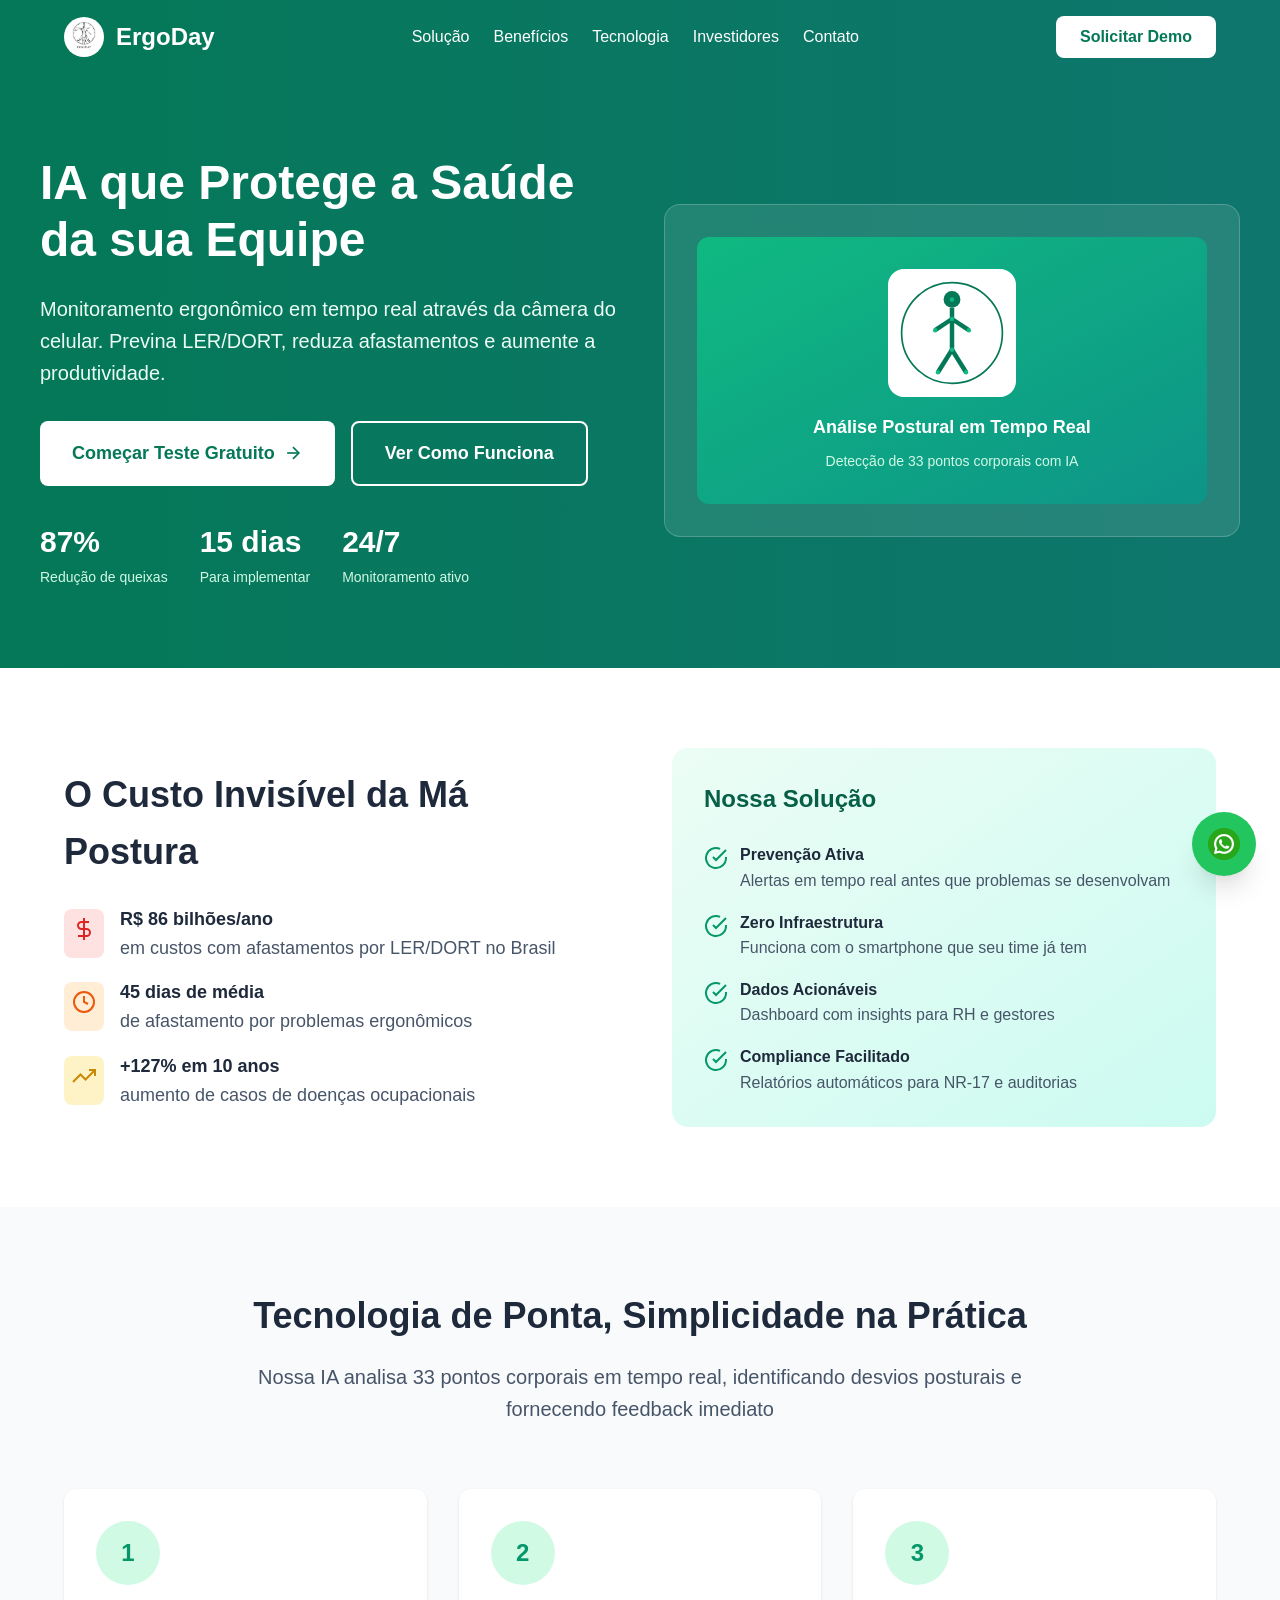
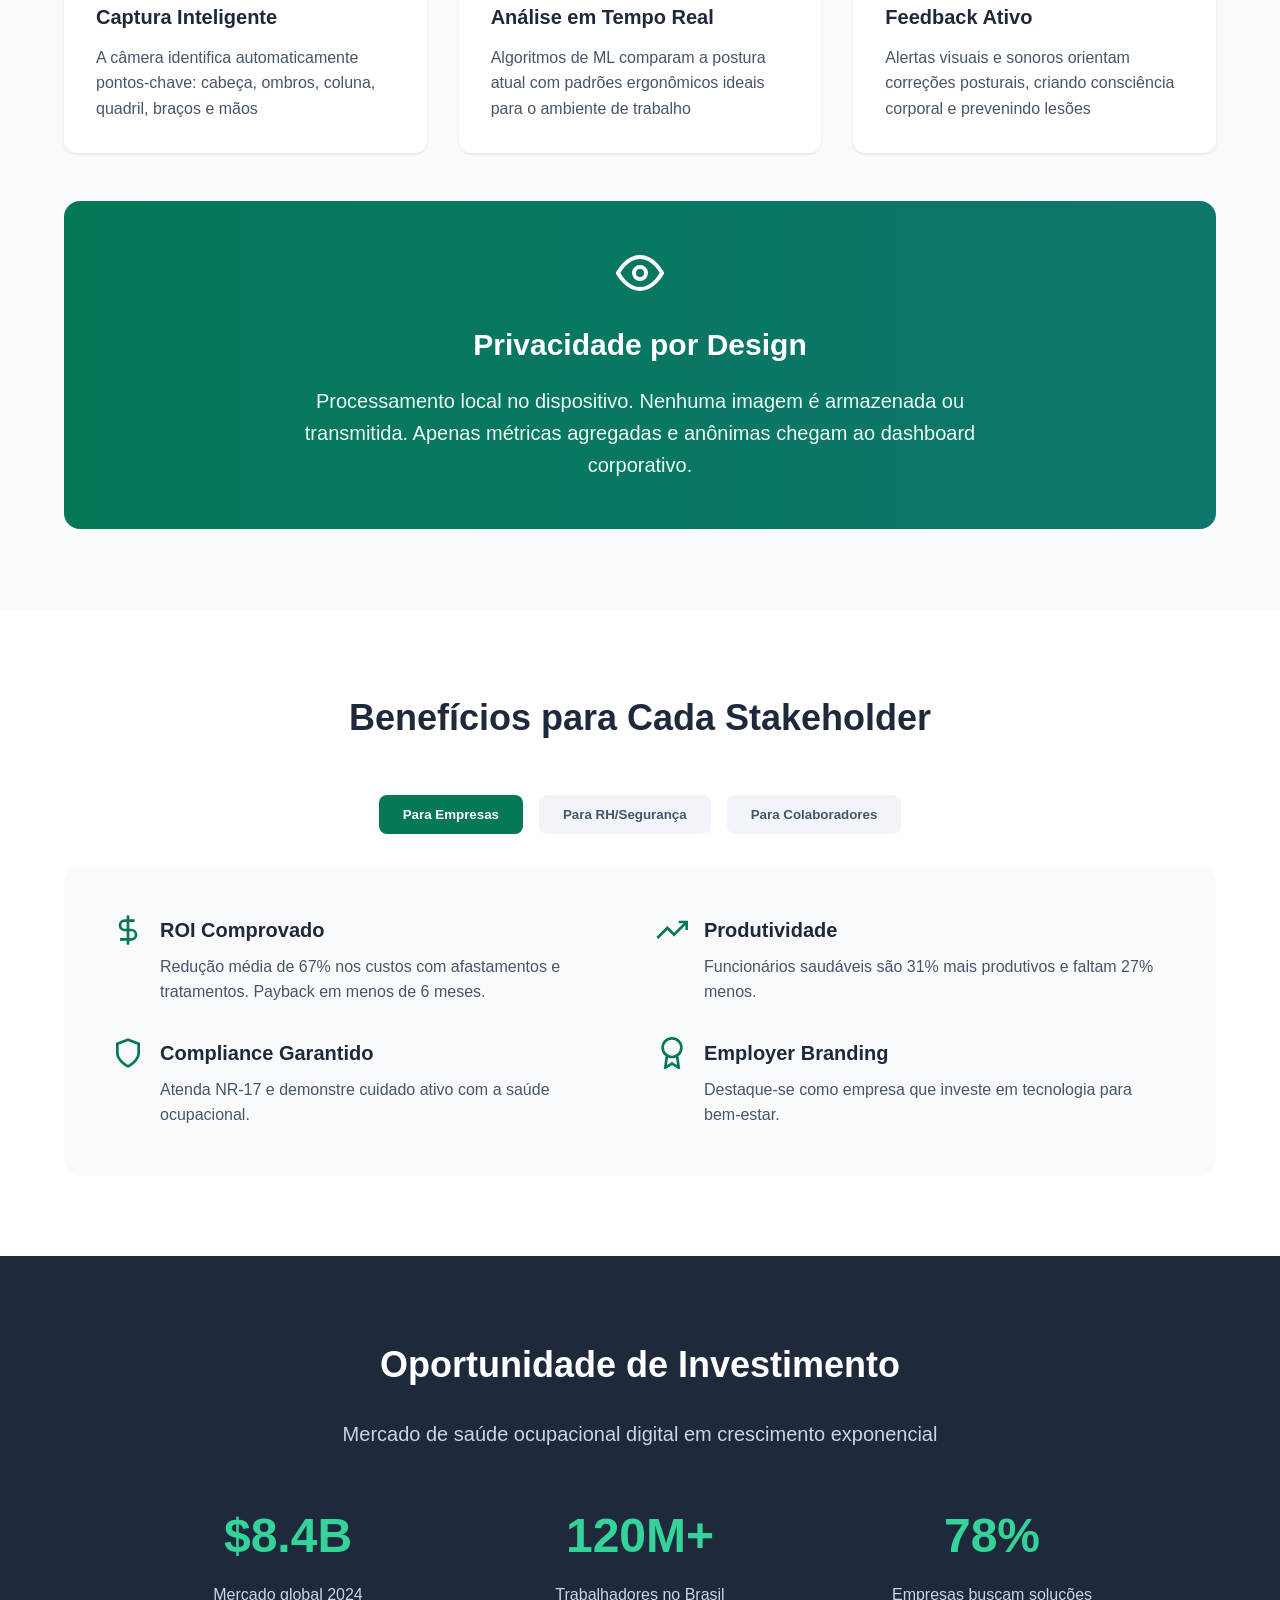
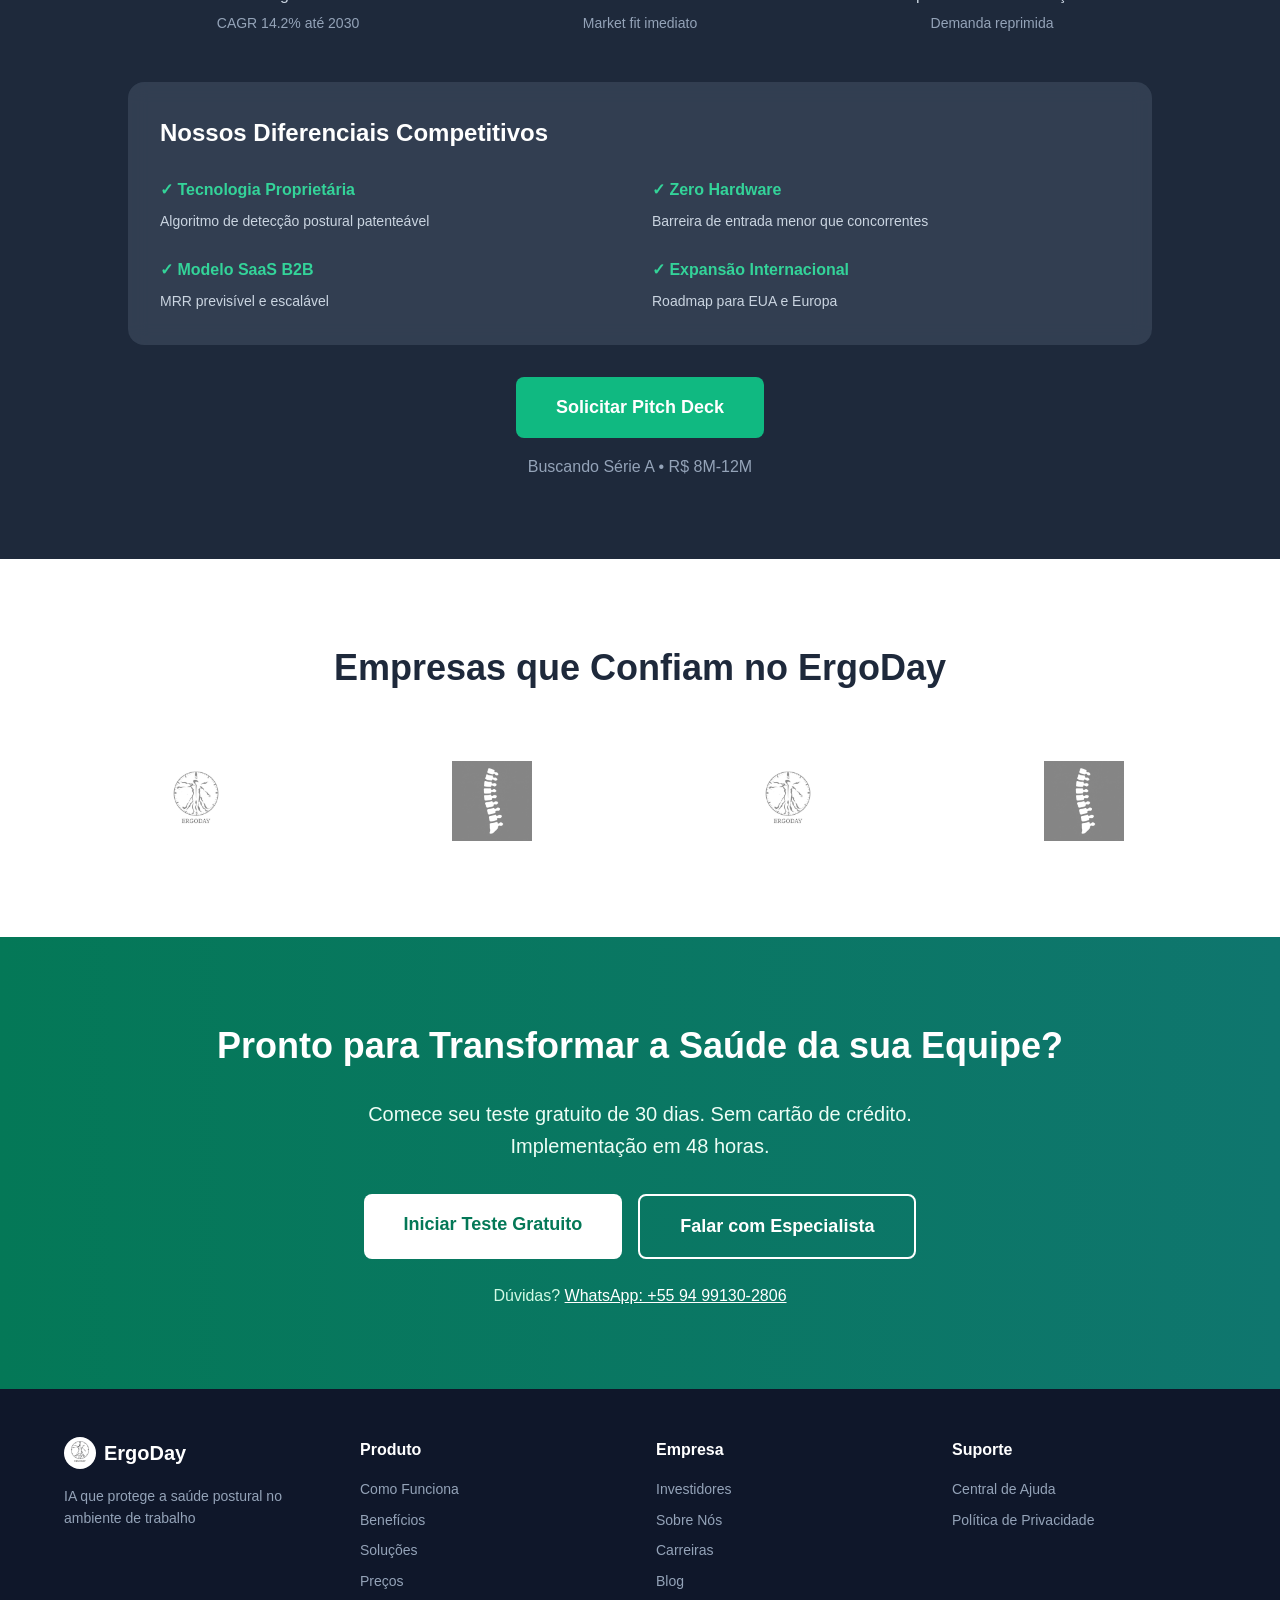
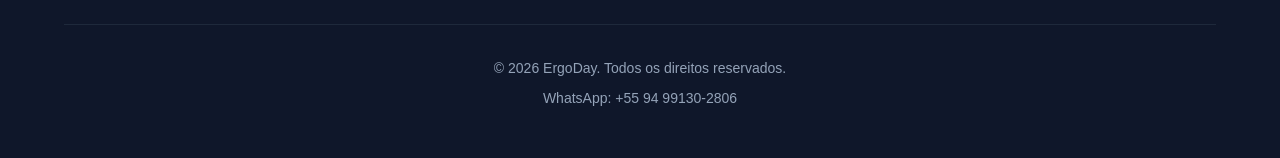
<file: index.html>
<!DOCTYPE html>
<html lang="pt-BR">

<head>
    <meta charset="UTF-8">
    <meta name="viewport" content="width=device-width, initial-scale=1.0">
    <meta name="description"
        content="ErgoDay - IA que protege a saúde postural da sua equipe através de monitoramento ergonômico em tempo real">
    <title>ErgoDay - IA que Protege a Saúde da sua Equipe</title>
    <link rel="icon" type="image/jpeg" href="images/logo-ergoday-clock.jpg">
    <link rel="stylesheet" href="css/styles.css">
</head>

<body>
    <!-- BOTÃO FLUTUANTE WHATSAPP -->
    <a href="https://wa.me/5594991302806?text=Ol%C3%A1%2C%20vim%20do%20seu%20site" target="_blank"
        rel="noopener noreferrer" class="whatsapp-float" aria-label="Contato WhatsApp">
        <img src="images/logo-whatsapp.png" alt="WhatsApp" width="32" height="32">
    </a>

    <!-- HERO SECTION -->
    <header class="hero-section">
        <nav class="navbar">
            <div class="container nav-container">
                <div class="logo">
                    <div class="logo-icon">
                        <img src="images/logo-ergoday-clock.jpg" alt="ErgoDay Logo" width="40" height="40">
                    </div>
                    <div class="logo-text">ErgoDay</div>
                </div>
                <div class="nav-links">
                    <a href="#solucao">Solução</a>
                    <a href="#beneficios">Benefícios</a>
                    <a href="#tecnologia">Tecnologia</a>
                    <a href="#investidores">Investidores</a>
                    <a href="#contato">Contato</a>
                </div>
                <a href="https://wa.me/5594991302806?text=Ol%C3%A1%2C%20vim%20do%20seu%20site" target="_blank"
                    rel="noopener noreferrer" class="btn-demo">
                    Solicitar Demo
                </a>
            </div>
        </nav>

        <div class="container hero-content">
            <div class="hero-text">
                <h1>IA que Protege a Saúde da sua Equipe</h1>
                <p class="hero-subtitle">
                    Monitoramento ergonômico em tempo real através da câmera do celular.
                    Previna LER/DORT, reduza afastamentos e aumente a produtividade.
                </p>
                <div class="hero-buttons">
                    <a href="https://wa.me/5594991302806?text=Ol%C3%A1%2C%20vim%20do%20seu%20site" target="_blank"
                        rel="noopener noreferrer" class="btn-primary">
                        Começar Teste Gratuito
                        <svg width="20" height="20" viewBox="0 0 24 24" fill="none" stroke="currentColor"
                            stroke-width="2">
                            <line x1="5" y1="12" x2="19" y2="12"></line>
                            <polyline points="12 5 19 12 12 19"></polyline>
                        </svg>
                    </a>
                    <a href="#tecnologia" class="btn-secondary">
                        Ver Como Funciona
                    </a>
                </div>
                <div class="hero-stats">
                    <div class="stat">
                        <div class="stat-number">87%</div>
                        <div class="stat-label">Redução de queixas</div>
                    </div>
                    <div class="stat">
                        <div class="stat-number">15 dias</div>
                        <div class="stat-label">Para implementar</div>
                    </div>
                    <div class="stat">
                        <div class="stat-number">24/7</div>
                        <div class="stat-label">Monitoramento ativo</div>
                    </div>
                </div>
            </div>
            <div class="hero-visual">
                <div class="visual-card">
                    <div class="visual-content">
                        <div class="posture-icon">
                            <svg viewBox="0 0 200 200" width="112" height="112">
                                <circle cx="100" cy="100" r="90" fill="none" stroke="#047857" stroke-width="3" />
                                <circle cx="100" cy="40" r="15" fill="#047857" />
                                <line x1="100" y1="55" x2="100" y2="130" stroke="#047857" stroke-width="8" />
                                <line x1="100" y1="75" x2="70" y2="95" stroke="#047857" stroke-width="8" />
                                <line x1="100" y1="75" x2="130" y2="95" stroke="#047857" stroke-width="8" />
                                <line x1="100" y1="130" x2="75" y2="170" stroke="#047857" stroke-width="8" />
                                <line x1="100" y1="130" x2="125" y2="170" stroke="#047857" stroke-width="8" />
                                <circle cx="100" cy="40" r="4" fill="#10b981" />
                                <circle cx="70" cy="95" r="4" fill="#10b981" />
                                <circle cx="130" cy="95" r="4" fill="#10b981" />
                                <circle cx="100" cy="75" r="4" fill="#10b981" />
                                <circle cx="100" cy="130" r="4" fill="#10b981" />
                                <circle cx="75" cy="170" r="4" fill="#10b981" />
                                <circle cx="125" cy="170" r="4" fill="#10b981" />
                            </svg>
                        </div>
                        <p class="visual-title">Análise Postural em Tempo Real</p>
                        <p class="visual-subtitle">Detecção de 33 pontos corporais com IA</p>
                    </div>
                </div>
            </div>
        </div>
    </header>

    <!-- PROBLEMA/SOLUÇÃO -->
    <section id="solucao" class="section-white">
        <div class="container">
            <div class="two-column">
                <div>
                    <h2>O Custo Invisível da Má Postura</h2>
                    <div class="problem-list">
                        <div class="problem-item">
                            <div class="problem-icon bg-red">
                                <svg width="24" height="24" viewBox="0 0 24 24" fill="none" stroke="currentColor"
                                    stroke-width="2">
                                    <line x1="12" y1="1" x2="12" y2="23"></line>
                                    <path d="M17 5H9.5a3.5 3.5 0 0 0 0 7h5a3.5 3.5 0 0 1 0 7H6"></path>
                                </svg>
                            </div>
                            <div>
                                <div class="problem-title">R$ 86 bilhões/ano</div>
                                <div class="problem-desc">em custos com afastamentos por LER/DORT no Brasil</div>
                            </div>
                        </div>
                        <div class="problem-item">
                            <div class="problem-icon bg-orange">
                                <svg width="24" height="24" viewBox="0 0 24 24" fill="none" stroke="currentColor"
                                    stroke-width="2">
                                    <circle cx="12" cy="12" r="10"></circle>
                                    <polyline points="12 6 12 12 16 14"></polyline>
                                </svg>
                            </div>
                            <div>
                                <div class="problem-title">45 dias de média</div>
                                <div class="problem-desc">de afastamento por problemas ergonômicos</div>
                            </div>
                        </div>
                        <div class="problem-item">
                            <div class="problem-icon bg-yellow">
                                <svg width="24" height="24" viewBox="0 0 24 24" fill="none" stroke="currentColor"
                                    stroke-width="2">
                                    <polyline points="23 6 13.5 15.5 8.5 10.5 1 18"></polyline>
                                    <polyline points="17 6 23 6 23 12"></polyline>
                                </svg>
                            </div>
                            <div>
                                <div class="problem-title">+127% em 10 anos</div>
                                <div class="problem-desc">aumento de casos de doenças ocupacionais</div>
                            </div>
                        </div>
                    </div>
                </div>
                <div class="solution-box">
                    <h3>Nossa Solução</h3>
                    <div class="solution-list">
                        <div class="solution-item">
                            <svg class="check-icon" width="24" height="24" viewBox="0 0 24 24" fill="none"
                                stroke="currentColor" stroke-width="2">
                                <path d="M22 11.08V12a10 10 0 1 1-5.93-9.14"></path>
                                <polyline points="22 4 12 14.01 9 11.01"></polyline>
                            </svg>
                            <div>
                                <div class="solution-title">Prevenção Ativa</div>
                                <div class="solution-desc">Alertas em tempo real antes que problemas se desenvolvam
                                </div>
                            </div>
                        </div>
                        <div class="solution-item">
                            <svg class="check-icon" width="24" height="24" viewBox="0 0 24 24" fill="none"
                                stroke="currentColor" stroke-width="2">
                                <path d="M22 11.08V12a10 10 0 1 1-5.93-9.14"></path>
                                <polyline points="22 4 12 14.01 9 11.01"></polyline>
                            </svg>
                            <div>
                                <div class="solution-title">Zero Infraestrutura</div>
                                <div class="solution-desc">Funciona com o smartphone que seu time já tem</div>
                            </div>
                        </div>
                        <div class="solution-item">
                            <svg class="check-icon" width="24" height="24" viewBox="0 0 24 24" fill="none"
                                stroke="currentColor" stroke-width="2">
                                <path d="M22 11.08V12a10 10 0 1 1-5.93-9.14"></path>
                                <polyline points="22 4 12 14.01 9 11.01"></polyline>
                            </svg>
                            <div>
                                <div class="solution-title">Dados Acionáveis</div>
                                <div class="solution-desc">Dashboard com insights para RH e gestores</div>
                            </div>
                        </div>
                        <div class="solution-item">
                            <svg class="check-icon" width="24" height="24" viewBox="0 0 24 24" fill="none"
                                stroke="currentColor" stroke-width="2">
                                <path d="M22 11.08V12a10 10 0 1 1-5.93-9.14"></path>
                                <polyline points="22 4 12 14.01 9 11.01"></polyline>
                            </svg>
                            <div>
                                <div class="solution-title">Compliance Facilitado</div>
                                <div class="solution-desc">Relatórios automáticos para NR-17 e auditorias</div>
                            </div>
                        </div>
                    </div>
                </div>
            </div>
        </div>
    </section>

    <!-- COMO FUNCIONA -->
    <section id="tecnologia" class="section-gray">
        <div class="container">
            <div class="section-header">
                <h2>Tecnologia de Ponta, Simplicidade na Prática</h2>
                <p class="section-subtitle">
                    Nossa IA analisa 33 pontos corporais em tempo real, identificando desvios posturais
                    e fornecendo feedback imediato
                </p>
            </div>

            <div class="three-column">
                <div class="feature-card">
                    <div class="feature-number">1</div>
                    <h3>Captura Inteligente</h3>
                    <p>A câmera identifica automaticamente pontos-chave: cabeça, ombros, coluna, quadril, braços e mãos
                    </p>
                </div>
                <div class="feature-card">
                    <div class="feature-number">2</div>
                    <h3>Análise em Tempo Real</h3>
                    <p>Algoritmos de ML comparam a postura atual com padrões ergonômicos ideais para o ambiente de
                        trabalho</p>
                </div>
                <div class="feature-card">
                    <div class="feature-number">3</div>
                    <h3>Feedback Ativo</h3>
                    <p>Alertas visuais e sonoros orientam correções posturais, criando consciência corporal e prevenindo
                        lesões</p>
                </div>
            </div>

            <div class="privacy-banner">
                <svg width="48" height="48" viewBox="0 0 24 24" fill="none" stroke="currentColor" stroke-width="2">
                    <path d="M1 12s4-8 11-8 11 8 11 8-4 8-11 8-11-8-11-8z"></path>
                    <circle cx="12" cy="12" r="3"></circle>
                </svg>
                <h3>Privacidade por Design</h3>
                <p>
                    Processamento local no dispositivo. Nenhuma imagem é armazenada ou transmitida.
                    Apenas métricas agregadas e anônimas chegam ao dashboard corporativo.
                </p>
            </div>
        </div>
    </section>

    <!-- BENEFÍCIOS SEGMENTADOS -->
    <section id="beneficios" class="section-white">
        <div class="container">
            <h2 class="section-title">Benefícios para Cada Stakeholder</h2>

            <div class="tab-buttons">
                <button class="tab-btn active" data-tab="empresas">Para Empresas</button>
                <button class="tab-btn" data-tab="rh">Para RH/Segurança</button>
                <button class="tab-btn" data-tab="colaboradores">Para Colaboradores</button>
            </div>

            <div class="tab-content">
                <!-- Tab Empresas -->
                <div class="tab-pane active" id="tab-empresas">
                    <div class="benefits-grid">
                        <div class="benefit-item">
                            <svg class="benefit-icon" width="32" height="32" viewBox="0 0 24 24" fill="none"
                                stroke="currentColor" stroke-width="2">
                                <line x1="12" y1="1" x2="12" y2="23"></line>
                                <path d="M17 5H9.5a3.5 3.5 0 0 0 0 7h5a3.5 3.5 0 0 1 0 7H6"></path>
                            </svg>
                            <div>
                                <h4>ROI Comprovado</h4>
                                <p>Redução média de 67% nos custos com afastamentos e tratamentos. Payback em menos de 6
                                    meses.</p>
                            </div>
                        </div>
                        <div class="benefit-item">
                            <svg class="benefit-icon" width="32" height="32" viewBox="0 0 24 24" fill="none"
                                stroke="currentColor" stroke-width="2">
                                <polyline points="23 6 13.5 15.5 8.5 10.5 1 18"></polyline>
                                <polyline points="17 6 23 6 23 12"></polyline>
                            </svg>
                            <div>
                                <h4>Produtividade</h4>
                                <p>Funcionários saudáveis são 31% mais produtivos e faltam 27% menos.</p>
                            </div>
                        </div>
                        <div class="benefit-item">
                            <svg class="benefit-icon" width="32" height="32" viewBox="0 0 24 24" fill="none"
                                stroke="currentColor" stroke-width="2">
                                <path d="M12 22s8-4 8-10V5l-8-3-8 3v7c0 6 8 10 8 10z"></path>
                            </svg>
                            <div>
                                <h4>Compliance Garantido</h4>
                                <p>Atenda NR-17 e demonstre cuidado ativo com a saúde ocupacional.</p>
                            </div>
                        </div>
                        <div class="benefit-item">
                            <svg class="benefit-icon" width="32" height="32" viewBox="0 0 24 24" fill="none"
                                stroke="currentColor" stroke-width="2">
                                <circle cx="12" cy="8" r="7"></circle>
                                <polyline points="8.21 13.89 7 23 12 20 17 23 15.79 13.88"></polyline>
                            </svg>
                            <div>
                                <h4>Employer Branding</h4>
                                <p>Destaque-se como empresa que investe em tecnologia para bem-estar.</p>
                            </div>
                        </div>
                    </div>
                </div>

                <!-- Tab RH -->
                <div class="tab-pane" id="tab-rh">
                    <div class="benefits-grid">
                        <div class="benefit-item">
                            <svg class="benefit-icon" width="32" height="32" viewBox="0 0 24 24" fill="none"
                                stroke="currentColor" stroke-width="2">
                                <line x1="18" y1="20" x2="18" y2="10"></line>
                                <line x1="12" y1="20" x2="12" y2="4"></line>
                                <line x1="6" y1="20" x2="6" y2="14"></line>
                            </svg>
                            <div>
                                <h4>Dashboard Completo</h4>
                                <p>Visualize métricas de saúde postural por departamento, horário e indivíduo.</p>
                            </div>
                        </div>
                        <div class="benefit-item">
                            <svg class="benefit-icon" width="32" height="32" viewBox="0 0 24 24" fill="none"
                                stroke="currentColor" stroke-width="2">
                                <path d="M17 21v-2a4 4 0 0 0-4-4H5a4 4 0 0 0-4 4v2"></path>
                                <circle cx="9" cy="7" r="4"></circle>
                                <path d="M23 21v-2a4 4 0 0 0-3-3.87"></path>
                                <path d="M16 3.13a4 4 0 0 1 0 7.75"></path>
                            </svg>
                            <div>
                                <h4>Intervenções Preventivas</h4>
                                <p>Identifique colaboradores em risco antes de desenvolverem lesões.</p>
                            </div>
                        </div>
                        <div class="benefit-item">
                            <svg class="benefit-icon" width="32" height="32" viewBox="0 0 24 24" fill="none"
                                stroke="currentColor" stroke-width="2">
                                <path d="M22 11.08V12a10 10 0 1 1-5.93-9.14"></path>
                                <polyline points="22 4 12 14.01 9 11.01"></polyline>
                            </svg>
                            <div>
                                <h4>Relatórios Automáticos</h4>
                                <p>Documentação pronta para auditorias e programas de qualidade de vida.</p>
                            </div>
                        </div>
                        <div class="benefit-item">
                            <svg class="benefit-icon" width="32" height="32" viewBox="0 0 24 24" fill="none"
                                stroke="currentColor" stroke-width="2">
                                <rect x="5" y="2" width="14" height="20" rx="2" ry="2"></rect>
                                <line x1="12" y1="18" x2="12.01" y2="18"></line>
                            </svg>
                            <div>
                                <h4>Implantação Rápida</h4>
                                <p>Onboarding digital em 48h. Suporte para trabalho remoto e híbrido.</p>
                            </div>
                        </div>
                    </div>
                </div>

                <!-- Tab Colaboradores -->
                <div class="tab-pane" id="tab-colaboradores">
                    <div class="benefits-grid">
                        <div class="benefit-item">
                            <svg class="benefit-icon" width="32" height="32" viewBox="0 0 24 24" fill="none"
                                stroke="currentColor" stroke-width="2">
                                <path d="M12 22s8-4 8-10V5l-8-3-8 3v7c0 6 8 10 8 10z"></path>
                            </svg>
                            <div>
                                <h4>Prevenção de Dores</h4>
                                <p>Evite dores crônicas nas costas, pescoço e ombros com correções em tempo real.</p>
                            </div>
                        </div>
                        <div class="benefit-item">
                            <svg class="benefit-icon" width="32" height="32" viewBox="0 0 24 24" fill="none"
                                stroke="currentColor" stroke-width="2">
                                <path d="M1 12s4-8 11-8 11 8 11 8-4 8-11 8-11-8-11-8z"></path>
                                <circle cx="12" cy="12" r="3"></circle>
                            </svg>
                            <div>
                                <h4>Consciência Corporal</h4>
                                <p>Desenvolva hábitos posturais saudáveis que levará para a vida.</p>
                            </div>
                        </div>
                        <div class="benefit-item">
                            <svg class="benefit-icon" width="32" height="32" viewBox="0 0 24 24" fill="none"
                                stroke="currentColor" stroke-width="2">
                                <rect x="5" y="2" width="14" height="20" rx="2" ry="2"></rect>
                                <line x1="12" y1="18" x2="12.01" y2="18"></line>
                            </svg>
                            <div>
                                <h4>Simples de Usar</h4>
                                <p>Interface intuitiva. Basta posicionar o celular e começar a trabalhar.</p>
                            </div>
                        </div>
                        <div class="benefit-item">
                            <svg class="benefit-icon" width="32" height="32" viewBox="0 0 24 24" fill="none"
                                stroke="currentColor" stroke-width="2">
                                <polyline points="23 6 13.5 15.5 8.5 10.5 1 18"></polyline>
                                <polyline points="17 6 23 6 23 12"></polyline>
                            </svg>
                            <div>
                                <h4>Mais Energia</h4>
                                <p>Postura correta reduz fadiga e aumenta sua disposição ao longo do dia.</p>
                            </div>
                        </div>
                    </div>
                </div>
            </div>
        </div>
    </section>

    <!-- PARA INVESTIDORES -->
    <section id="investidores" class="section-dark">
        <div class="container">
            <div class="investor-content">
                <h2>Oportunidade de Investimento</h2>
                <p class="investor-subtitle">Mercado de saúde ocupacional digital em crescimento exponencial</p>

                <div class="investor-stats">
                    <div class="investor-stat">
                        <div class="investor-number">$8.4B</div>
                        <div class="investor-label">Mercado global 2024</div>
                        <div class="investor-note">CAGR 14.2% até 2030</div>
                    </div>
                    <div class="investor-stat">
                        <div class="investor-number">120M+</div>
                        <div class="investor-label">Trabalhadores no Brasil</div>
                        <div class="investor-note">Market fit imediato</div>
                    </div>
                    <div class="investor-stat">
                        <div class="investor-number">78%</div>
                        <div class="investor-label">Empresas buscam soluções</div>
                        <div class="investor-note">Demanda reprimida</div>
                    </div>
                </div>

                <div class="differentials-box">
                    <h3>Nossos Diferenciais Competitivos</h3>
                    <div class="differentials-grid">
                        <div class="differential-item">
                            <div class="differential-title">✓ Tecnologia Proprietária</div>
                            <p>Algoritmo de detecção postural patenteável</p>
                        </div>
                        <div class="differential-item">
                            <div class="differential-title">✓ Zero Hardware</div>
                            <p>Barreira de entrada menor que concorrentes</p>
                        </div>
                        <div class="differential-item">
                            <div class="differential-title">✓ Modelo SaaS B2B</div>
                            <p>MRR previsível e escalável</p>
                        </div>
                        <div class="differential-item">
                            <div class="differential-title">✓ Expansão Internacional</div>
                            <p>Roadmap para EUA e Europa</p>
                        </div>
                    </div>
                </div>

                <div class="investor-cta">
                    <a href="https://wa.me/5594991302806?text=Ol%C3%A1%2C%20vim%20do%20seu%20site" target="_blank"
                        rel="noopener noreferrer" class="btn-investor">
                        Solicitar Pitch Deck
                    </a>
                    <p class="investor-round">Buscando Série A • R$ 8M-12M</p>
                </div>
            </div>
        </div>
    </section>

    <!-- SOCIAL PROOF -->
    <section class="section-white">
        <div class="container">
            <h2 class="section-title">Empresas que Confiam no ErgoDay</h2>
            <div class="logos-grid">
                <div class="client-logo">
                    <img src="images/logo-ergoday-clock.jpg" alt="ErgoDay">
                </div>
                <div class="client-logo">
                    <img src="images/logo-ergoday-spine.jpg" alt="ErgoDay Spine">
                </div>
                <div class="client-logo">
                    <img src="images/logo-ergoday-clock.jpg" alt="ErgoDay">
                </div>
                <div class="client-logo">
                    <img src="images/logo-ergoday-spine.jpg" alt="ErgoDay Spine">
                </div>
            </div>
        </div>
    </section>

    <!-- CTA FINAL -->
    <section id="contato" class="section-cta">
        <div class="container cta-content">
            <h2>Pronto para Transformar a Saúde da sua Equipe?</h2>
            <p class="cta-subtitle">
                Comece seu teste gratuito de 30 dias. Sem cartão de crédito.
                Implementação em 48 horas.
            </p>
            <div class="cta-buttons">
                <a href="https://wa.me/5594991302806?text=Ol%C3%A1%2C%20vim%20do%20seu%20site" target="_blank"
                    rel="noopener noreferrer" class="btn-cta-primary">
                    Iniciar Teste Gratuito
                </a>
                <a href="https://wa.me/5594991302806?text=Ol%C3%A1%2C%20vim%20do%20seu%20site" target="_blank"
                    rel="noopener noreferrer" class="btn-cta-secondary">
                    Falar com Especialista
                </a>
            </div>
            <p class="cta-contact">
                Dúvidas? <a href="https://wa.me/5594991302806" target="_blank" rel="noopener noreferrer">WhatsApp: +55
                    94 99130-2806</a>
            </p>
        </div>
    </section>

    <!-- FOOTER -->
    <footer class="footer">
        <div class="container">
            <div class="footer-grid">
                <div class="footer-brand">
                    <div class="footer-logo">
                        <div class="footer-logo-icon">
                            <img src="images/logo-ergoday-clock.jpg" alt="ErgoDay Logo" width="32" height="32">
                        </div>
                        <div class="footer-logo-text">ErgoDay</div>
                    </div>
                    <p>IA que protege a saúde postural no ambiente de trabalho</p>
                </div>
                <div class="footer-column">
                    <div class="footer-title">Produto</div>
                    <div class="footer-links">
                        <a href="#tecnologia">Como Funciona</a>
                        <a href="#beneficios">Benefícios</a>
                        <a href="#solucao">Soluções</a>
                        <a href="https://wa.me/5594991302806?text=Ol%C3%A1%2C%20vim%20do%20seu%20site" target="_blank"
                            rel="noopener noreferrer">Preços</a>
                    </div>
                </div>
                <div class="footer-column">
                    <div class="footer-title">Empresa</div>
                    <div class="footer-links">
                        <a href="#investidores">Investidores</a>
                        <a href="https://wa.me/5594991302806?text=Ol%C3%A1%2C%20vim%20do%20seu%20site" target="_blank"
                            rel="noopener noreferrer">Sobre Nós</a>
                        <a href="https://wa.me/5594991302806?text=Ol%C3%A1%2C%20vim%20do%20seu%20site" target="_blank"
                            rel="noopener noreferrer">Carreiras</a>
                        <a href="https://wa.me/5594991302806?text=Ol%C3%A1%2C%20vim%20do%20seu%20site" target="_blank"
                            rel="noopener noreferrer">Blog</a>
                    </div>
                </div>
                <div class="footer-column">
                    <div class="footer-title">Suporte</div>
                    <div class="footer-links">
                        <a href="https://wa.me/5594991302806?text=Ol%C3%A1%2C%20vim%20do%20seu%20site" target="_blank"
                            rel="noopener noreferrer">Central de Ajuda</a>
                        <a href="policy.html">Política de Privacidade</a>

                    </div>
                </div>
            </div>
            <div class="footer-bottom">
                <p>© 2026 ErgoDay. Todos os direitos reservados.</p>
                <p class="footer-contact">
                    <a href="https://wa.me/5594991302806?text=Ol%C3%A1%2C%20vim%20do%20seu%20site" target="_blank"
                        rel="noopener noreferrer">WhatsApp: +55 94 99130-2806</a>
                </p>
            </div>
        </div>
    </footer>

    <script src="js/script.js"></script>
</body>

</html>
</file>
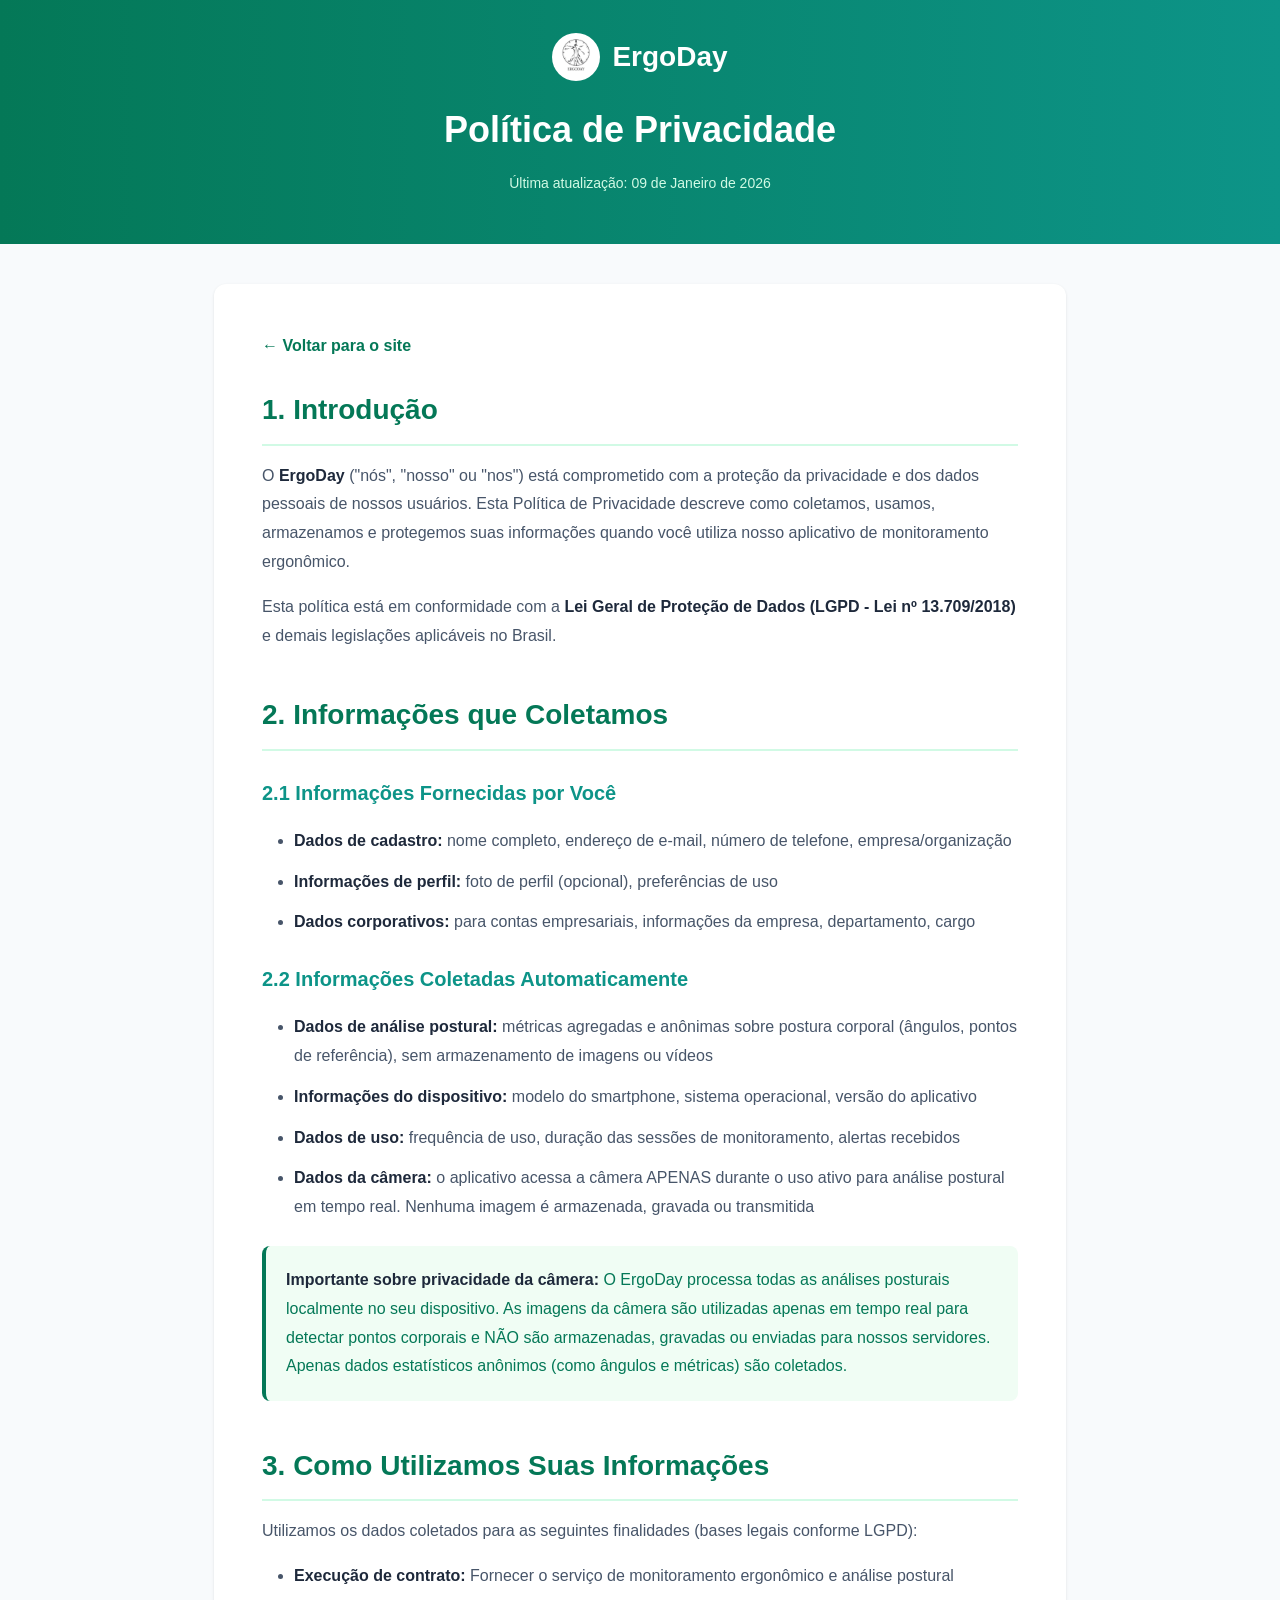
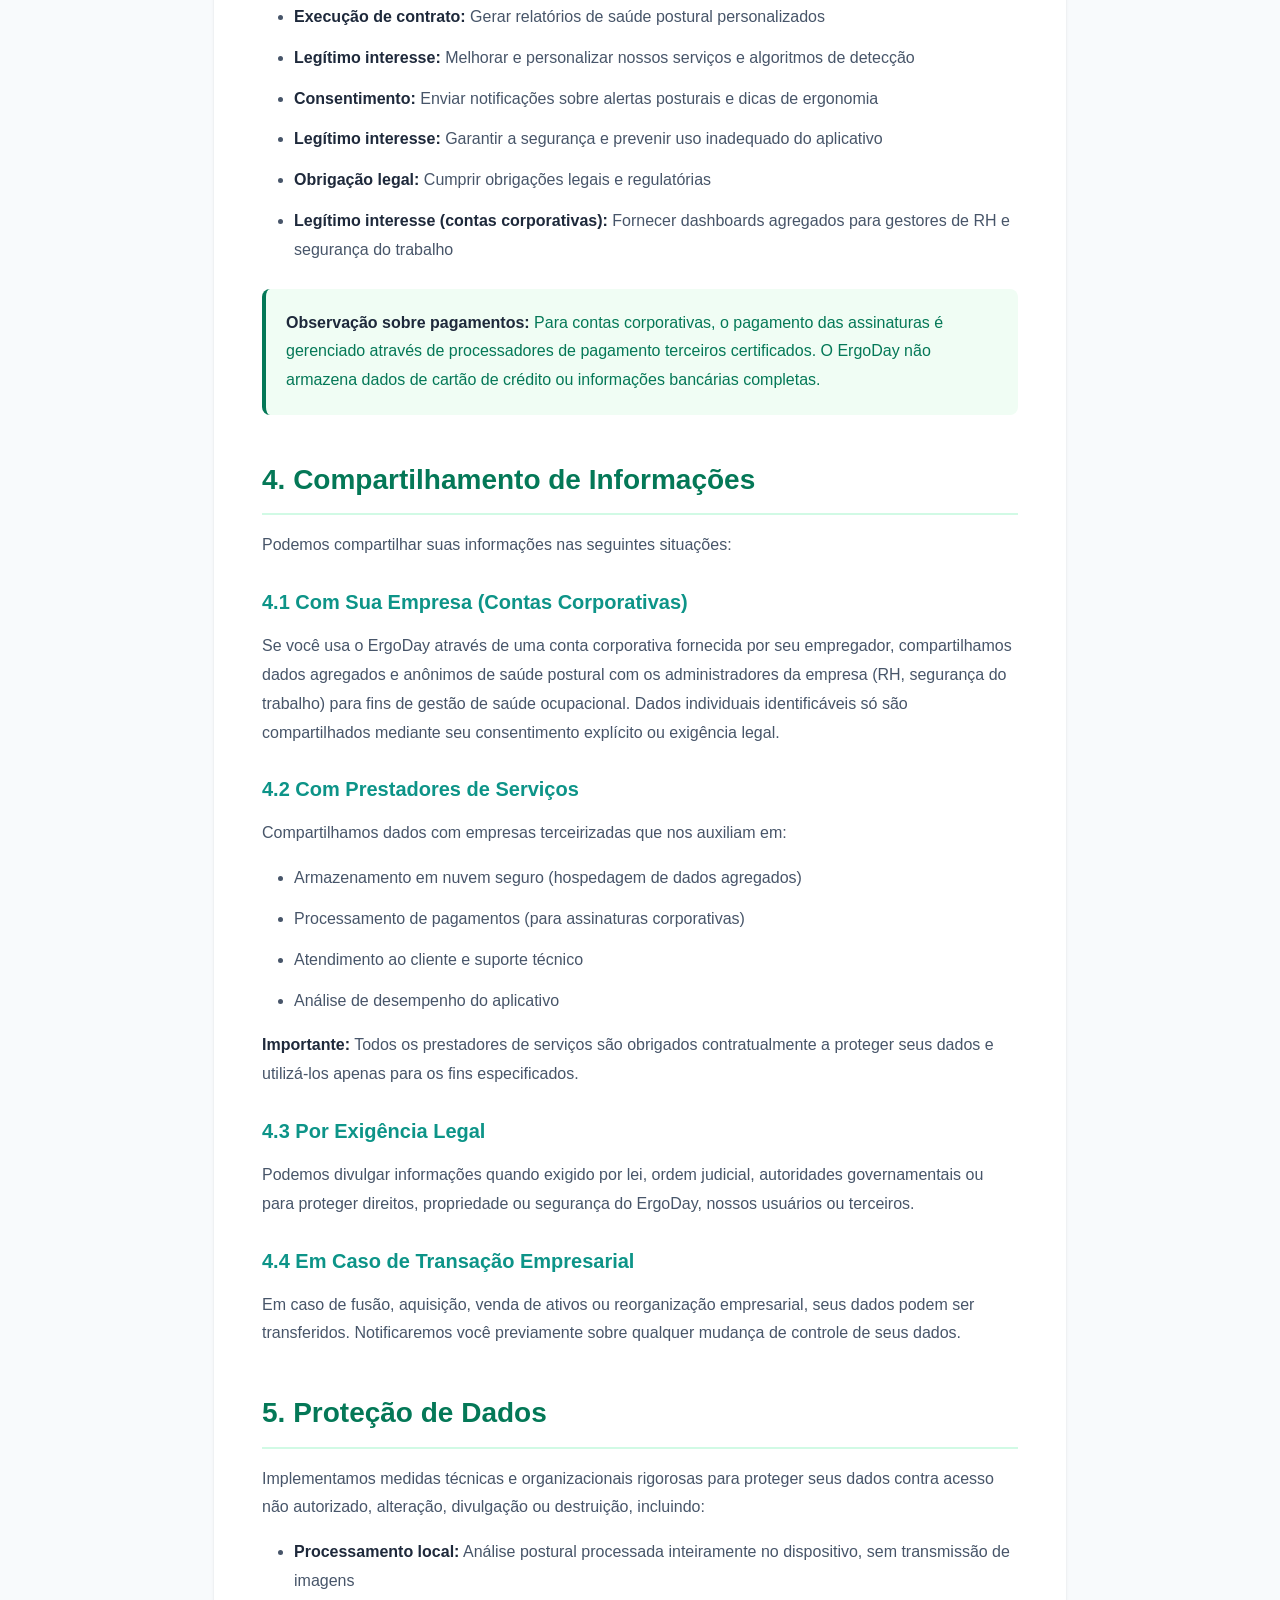
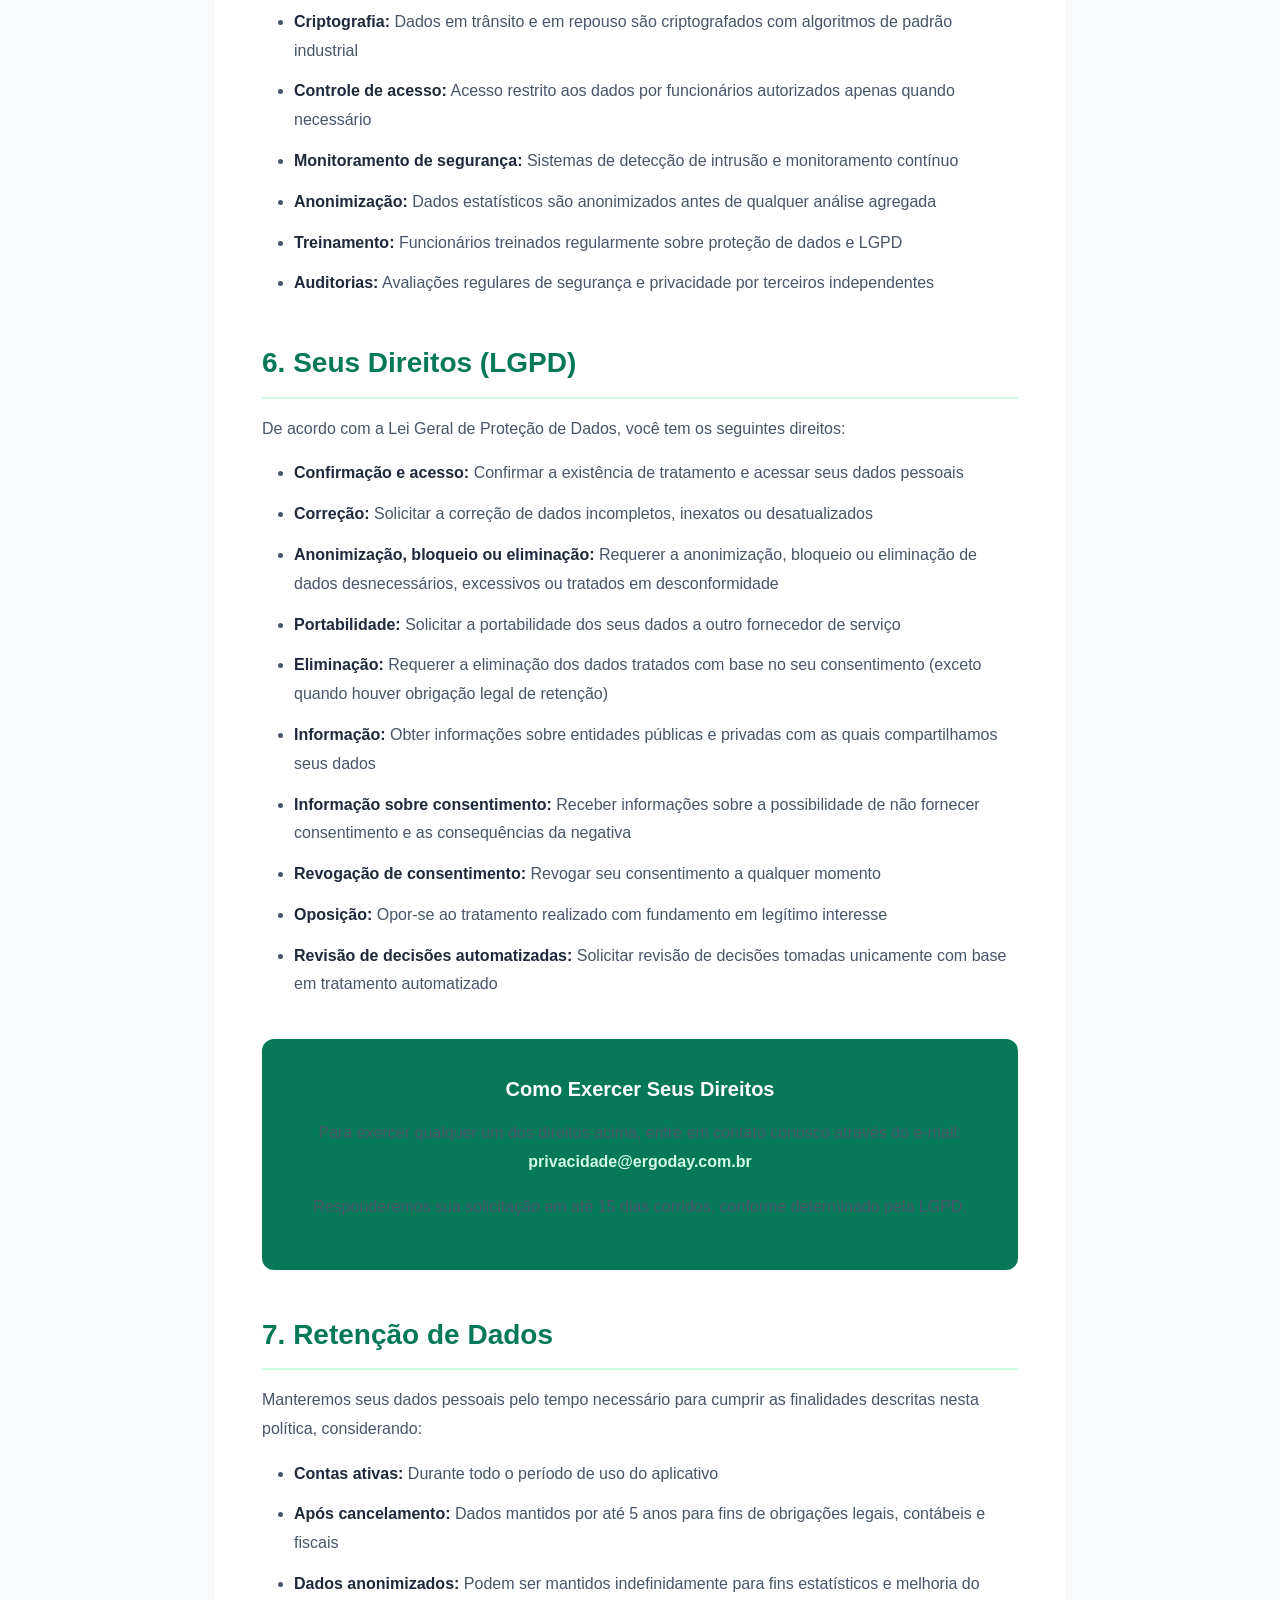
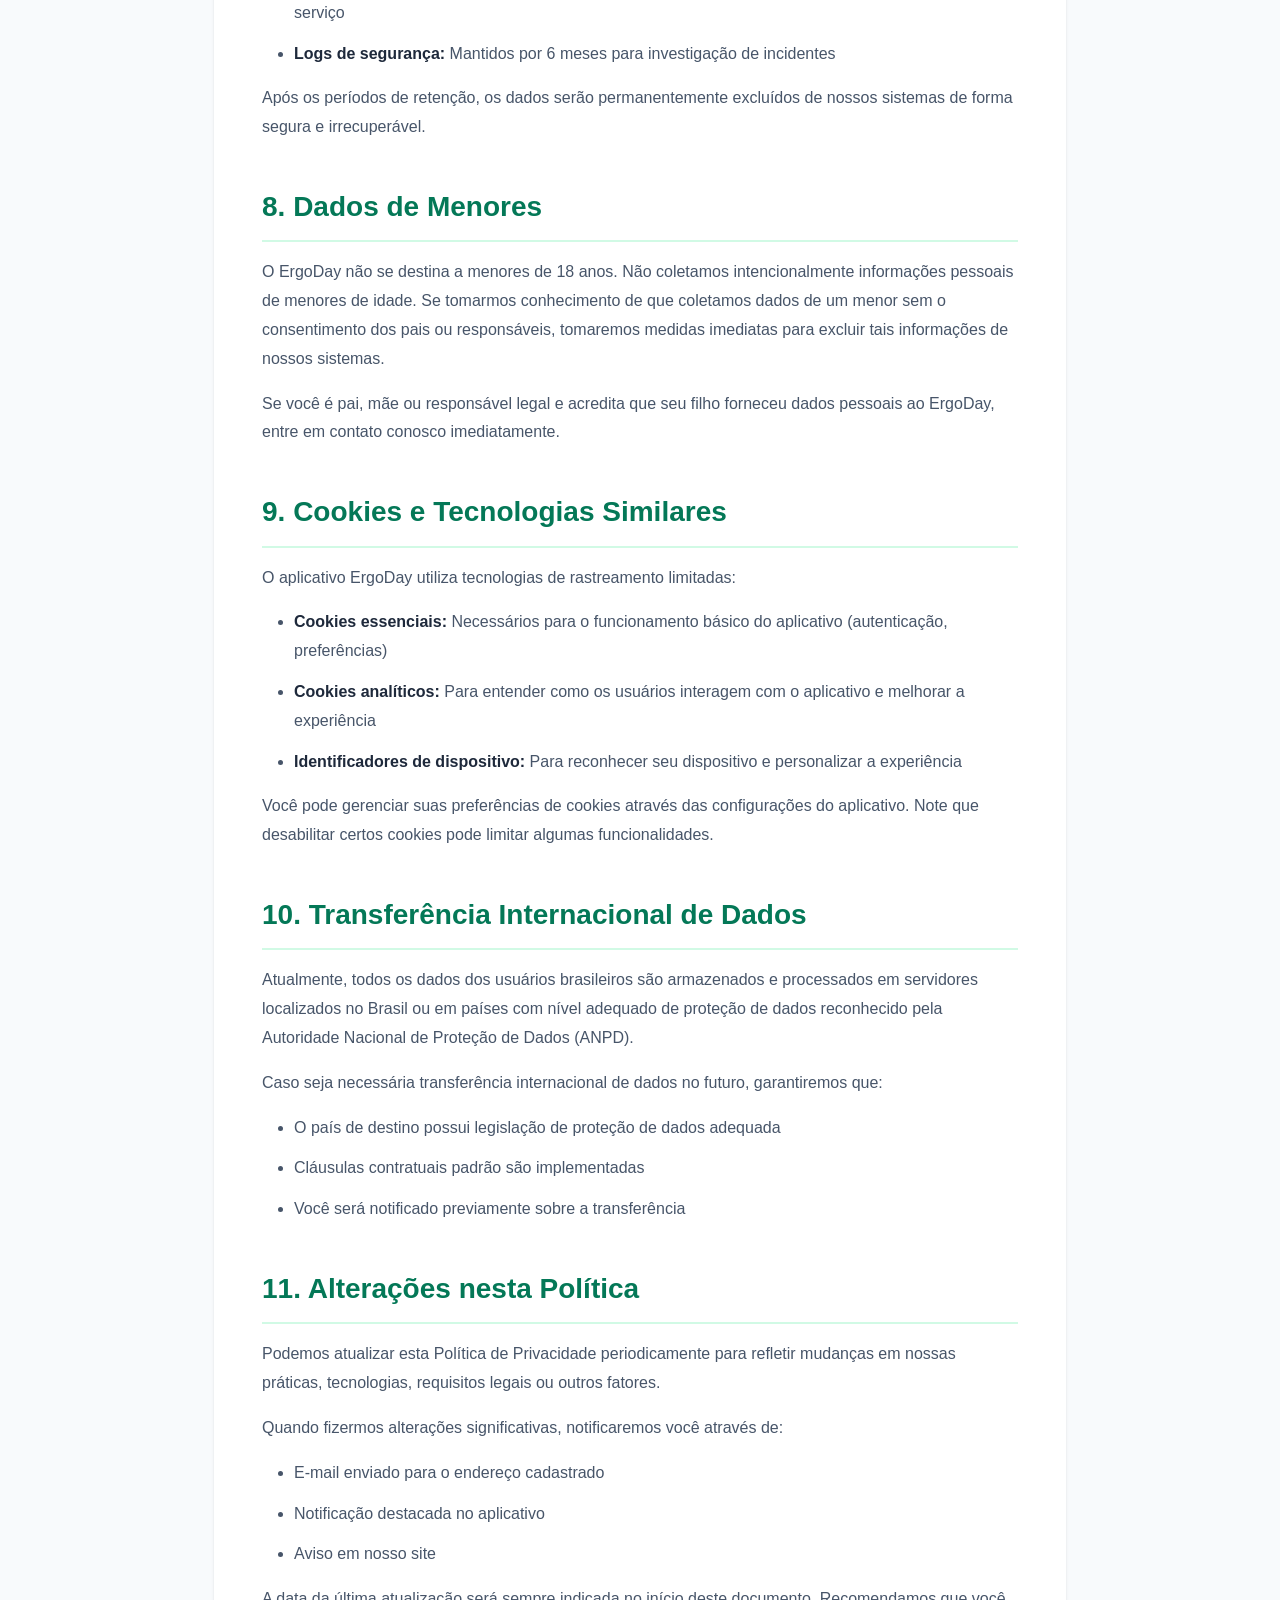
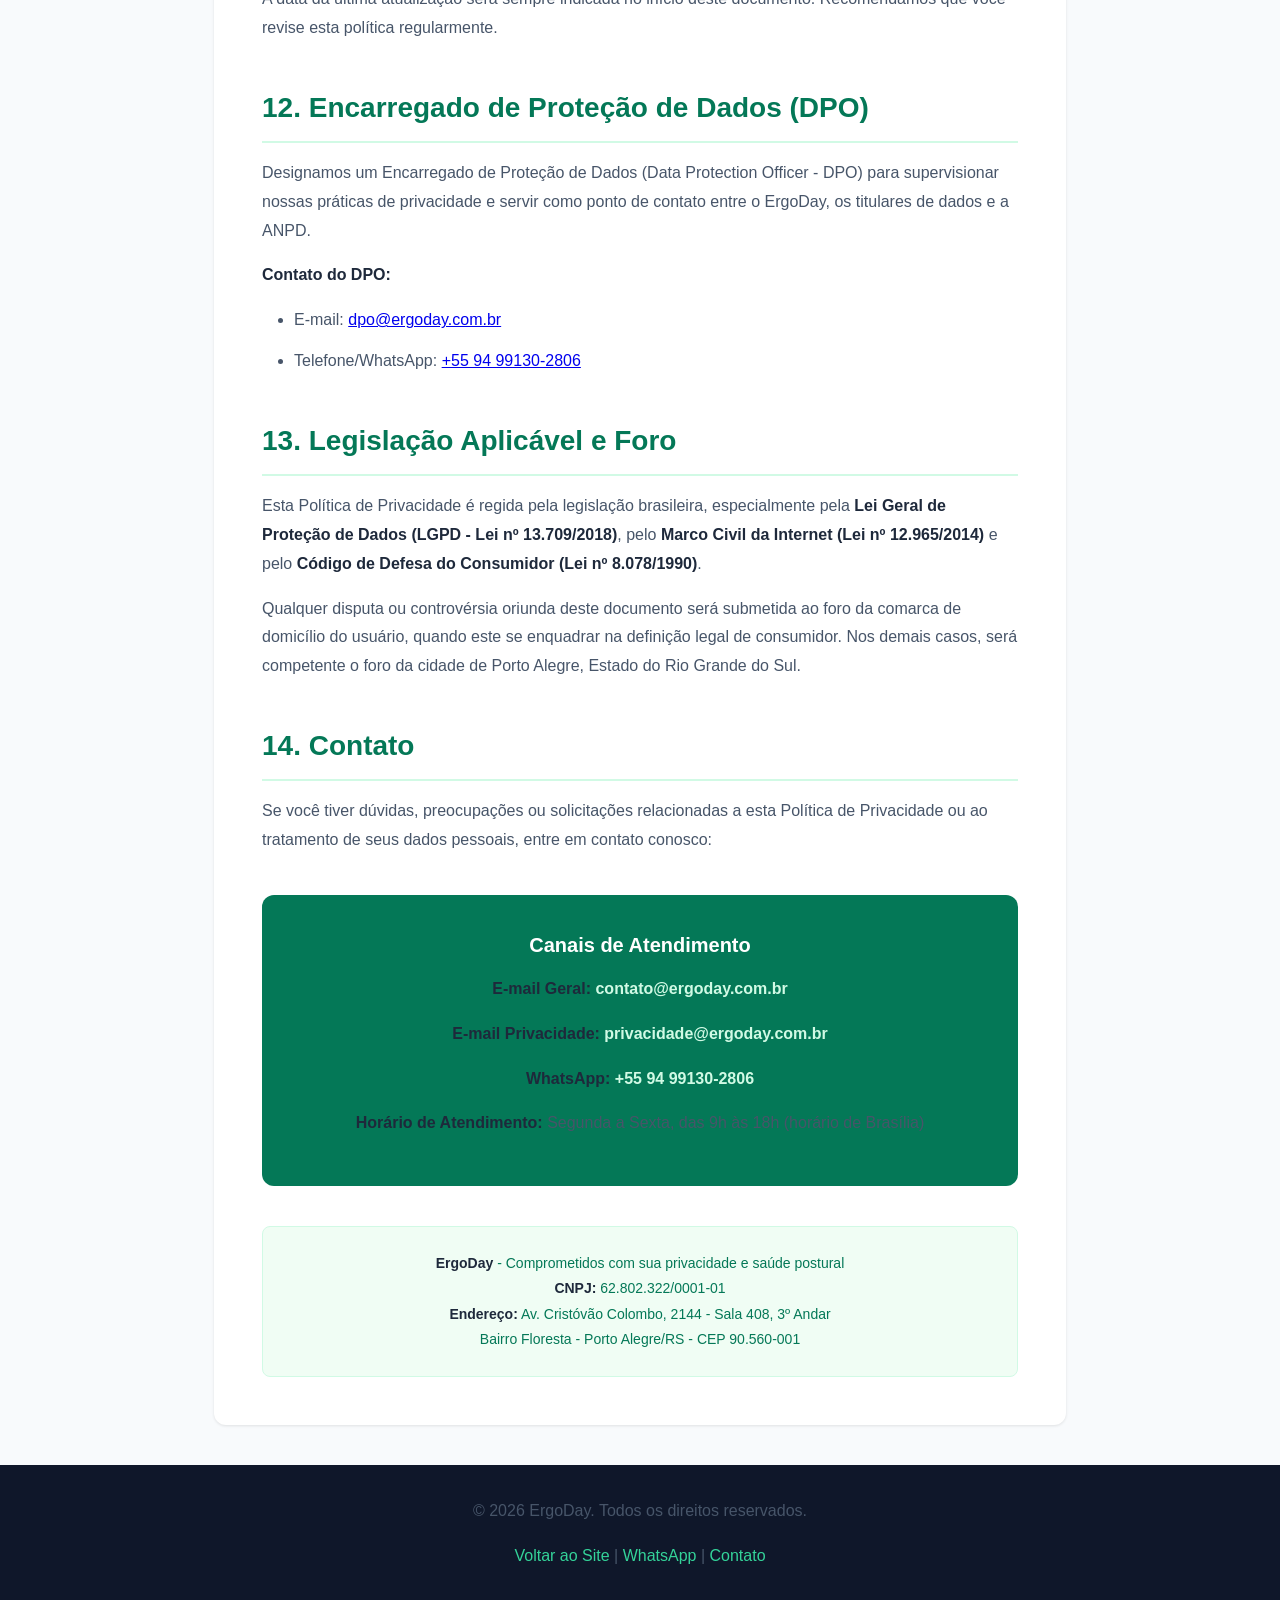
<file: policy.html>
<!DOCTYPE html>
<html lang="pt-BR">

<head>
    <meta charset="UTF-8">
    <meta name="viewport" content="width=device-width, initial-scale=1.0">
    <meta name="description"
        content="Política de Privacidade do ErgoDay - Saiba como protegemos seus dados pessoais em conformidade com a LGPD">
    <title>Política de Privacidade - ErgoDay</title>
    <link rel="icon" type="image/jpeg" href="images/logo-ergoday-clock.jpg">
    <link rel="stylesheet" href="css/policy.css">
</head>

<body>
    <header>
        <div class="logo">
            <div class="logo-icon">
                <img src="images/logo-ergoday-clock.jpg" alt="ErgoDay Logo" width="32" height="32">
            </div>
            <span>ErgoDay</span>
        </div>
        <h1>Política de Privacidade</h1>
        <p class="last-update">Última atualização: 09 de Janeiro de 2026</p>
    </header>

    <div class="container">
        <div class="content">
            <a href="index.html" class="back-link">← Voltar para o site</a>

            <h2>1. Introdução</h2>
            <p>O <strong>ErgoDay</strong> ("nós", "nosso" ou "nos") está comprometido com a proteção da privacidade e
                dos dados pessoais de nossos usuários. Esta Política de Privacidade descreve como coletamos, usamos,
                armazenamos e protegemos suas informações quando você utiliza nosso aplicativo de monitoramento
                ergonômico.</p>
            <p>Esta política está em conformidade com a <strong>Lei Geral de Proteção de Dados (LGPD - Lei nº
                    13.709/2018)</strong> e demais legislações aplicáveis no Brasil.</p>

            <h2>2. Informações que Coletamos</h2>

            <h3>2.1 Informações Fornecidas por Você</h3>
            <ul>
                <li><strong>Dados de cadastro:</strong> nome completo, endereço de e-mail, número de telefone,
                    empresa/organização</li>
                <li><strong>Informações de perfil:</strong> foto de perfil (opcional), preferências de uso</li>
                <li><strong>Dados corporativos:</strong> para contas empresariais, informações da empresa, departamento,
                    cargo</li>
            </ul>

            <h3>2.2 Informações Coletadas Automaticamente</h3>
            <ul>
                <li><strong>Dados de análise postural:</strong> métricas agregadas e anônimas sobre postura corporal
                    (ângulos, pontos de referência), sem armazenamento de imagens ou vídeos</li>
                <li><strong>Informações do dispositivo:</strong> modelo do smartphone, sistema operacional, versão do
                    aplicativo</li>
                <li><strong>Dados de uso:</strong> frequência de uso, duração das sessões de monitoramento, alertas
                    recebidos</li>
                <li><strong>Dados da câmera:</strong> o aplicativo acessa a câmera APENAS durante o uso ativo para
                    análise postural em tempo real. Nenhuma imagem é armazenada, gravada ou transmitida</li>
            </ul>

            <div class="highlight-box">
                <p><strong>Importante sobre privacidade da câmera:</strong> O ErgoDay processa todas as análises
                    posturais localmente no seu dispositivo. As imagens da câmera são utilizadas apenas em tempo real
                    para detectar pontos corporais e NÃO são armazenadas, gravadas ou enviadas para nossos servidores.
                    Apenas dados estatísticos anônimos (como ângulos e métricas) são coletados.</p>
            </div>

            <h2>3. Como Utilizamos Suas Informações</h2>
            <p>Utilizamos os dados coletados para as seguintes finalidades (bases legais conforme LGPD):</p>
            <ul>
                <li><strong>Execução de contrato:</strong> Fornecer o serviço de monitoramento ergonômico e análise
                    postural</li>
                <li><strong>Execução de contrato:</strong> Gerar relatórios de saúde postural personalizados</li>
                <li><strong>Legítimo interesse:</strong> Melhorar e personalizar nossos serviços e algoritmos de
                    detecção</li>
                <li><strong>Consentimento:</strong> Enviar notificações sobre alertas posturais e dicas de ergonomia
                </li>
                <li><strong>Legítimo interesse:</strong> Garantir a segurança e prevenir uso inadequado do aplicativo
                </li>
                <li><strong>Obrigação legal:</strong> Cumprir obrigações legais e regulatórias</li>
                <li><strong>Legítimo interesse (contas corporativas):</strong> Fornecer dashboards agregados para
                    gestores de RH e segurança do trabalho</li>
            </ul>

            <div class="highlight-box">
                <p><strong>Observação sobre pagamentos:</strong> Para contas corporativas, o pagamento das assinaturas é
                    gerenciado através de processadores de pagamento terceiros certificados. O ErgoDay não armazena
                    dados de cartão de crédito ou informações bancárias completas.</p>
            </div>

            <h2>4. Compartilhamento de Informações</h2>
            <p>Podemos compartilhar suas informações nas seguintes situações:</p>

            <h3>4.1 Com Sua Empresa (Contas Corporativas)</h3>
            <p>Se você usa o ErgoDay através de uma conta corporativa fornecida por seu empregador, compartilhamos dados
                agregados e anônimos de saúde postural com os administradores da empresa (RH, segurança do trabalho)
                para fins de gestão de saúde ocupacional. Dados individuais identificáveis só são compartilhados
                mediante seu consentimento explícito ou exigência legal.</p>

            <h3>4.2 Com Prestadores de Serviços</h3>
            <p>Compartilhamos dados com empresas terceirizadas que nos auxiliam em:</p>
            <ul>
                <li>Armazenamento em nuvem seguro (hospedagem de dados agregados)</li>
                <li>Processamento de pagamentos (para assinaturas corporativas)</li>
                <li>Atendimento ao cliente e suporte técnico</li>
                <li>Análise de desempenho do aplicativo</li>
            </ul>
            <p><strong>Importante:</strong> Todos os prestadores de serviços são obrigados contratualmente a proteger
                seus dados e utilizá-los apenas para os fins especificados.</p>

            <h3>4.3 Por Exigência Legal</h3>
            <p>Podemos divulgar informações quando exigido por lei, ordem judicial, autoridades governamentais ou para
                proteger direitos, propriedade ou segurança do ErgoDay, nossos usuários ou terceiros.</p>

            <h3>4.4 Em Caso de Transação Empresarial</h3>
            <p>Em caso de fusão, aquisição, venda de ativos ou reorganização empresarial, seus dados podem ser
                transferidos. Notificaremos você previamente sobre qualquer mudança de controle de seus dados.</p>

            <h2>5. Proteção de Dados</h2>
            <p>Implementamos medidas técnicas e organizacionais rigorosas para proteger seus dados contra acesso não
                autorizado, alteração, divulgação ou destruição, incluindo:</p>
            <ul>
                <li><strong>Processamento local:</strong> Análise postural processada inteiramente no dispositivo, sem
                    transmissão de imagens</li>
                <li><strong>Criptografia:</strong> Dados em trânsito e em repouso são criptografados com algoritmos de
                    padrão industrial</li>
                <li><strong>Controle de acesso:</strong> Acesso restrito aos dados por funcionários autorizados apenas
                    quando necessário</li>
                <li><strong>Monitoramento de segurança:</strong> Sistemas de detecção de intrusão e monitoramento
                    contínuo</li>
                <li><strong>Anonimização:</strong> Dados estatísticos são anonimizados antes de qualquer análise
                    agregada</li>
                <li><strong>Treinamento:</strong> Funcionários treinados regularmente sobre proteção de dados e LGPD
                </li>
                <li><strong>Auditorias:</strong> Avaliações regulares de segurança e privacidade por terceiros
                    independentes</li>
            </ul>

            <h2>6. Seus Direitos (LGPD)</h2>
            <p>De acordo com a Lei Geral de Proteção de Dados, você tem os seguintes direitos:</p>
            <ul>
                <li><strong>Confirmação e acesso:</strong> Confirmar a existência de tratamento e acessar seus dados
                    pessoais</li>
                <li><strong>Correção:</strong> Solicitar a correção de dados incompletos, inexatos ou desatualizados
                </li>
                <li><strong>Anonimização, bloqueio ou eliminação:</strong> Requerer a anonimização, bloqueio ou
                    eliminação de dados desnecessários, excessivos ou tratados em desconformidade</li>
                <li><strong>Portabilidade:</strong> Solicitar a portabilidade dos seus dados a outro fornecedor de
                    serviço</li>
                <li><strong>Eliminação:</strong> Requerer a eliminação dos dados tratados com base no seu consentimento
                    (exceto quando houver obrigação legal de retenção)</li>
                <li><strong>Informação:</strong> Obter informações sobre entidades públicas e privadas com as quais
                    compartilhamos seus dados</li>
                <li><strong>Informação sobre consentimento:</strong> Receber informações sobre a possibilidade de não
                    fornecer consentimento e as consequências da negativa</li>
                <li><strong>Revogação de consentimento:</strong> Revogar seu consentimento a qualquer momento</li>
                <li><strong>Oposição:</strong> Opor-se ao tratamento realizado com fundamento em legítimo interesse</li>
                <li><strong>Revisão de decisões automatizadas:</strong> Solicitar revisão de decisões tomadas unicamente
                    com base em tratamento automatizado</li>
            </ul>

            <div class="contact-box">
                <h3>Como Exercer Seus Direitos</h3>
                <p>Para exercer qualquer um dos direitos acima, entre em contato conosco através do e-mail: <a
                        href="mailto:privacidade@ergoday.com.br">privacidade@ergoday.com.br</a></p>
                <p style="margin-top: 16px;">Responderemos sua solicitação em até 15 dias corridos, conforme determinado
                    pela LGPD.</p>
            </div>

            <h2>7. Retenção de Dados</h2>
            <p>Manteremos seus dados pessoais pelo tempo necessário para cumprir as finalidades descritas nesta
                política, considerando:</p>
            <ul>
                <li><strong>Contas ativas:</strong> Durante todo o período de uso do aplicativo</li>
                <li><strong>Após cancelamento:</strong> Dados mantidos por até 5 anos para fins de obrigações legais,
                    contábeis e fiscais</li>
                <li><strong>Dados anonimizados:</strong> Podem ser mantidos indefinidamente para fins estatísticos e
                    melhoria do serviço</li>
                <li><strong>Logs de segurança:</strong> Mantidos por 6 meses para investigação de incidentes</li>
            </ul>
            <p>Após os períodos de retenção, os dados serão permanentemente excluídos de nossos sistemas de forma segura
                e irrecuperável.</p>

            <h2>8. Dados de Menores</h2>
            <p>O ErgoDay não se destina a menores de 18 anos. Não coletamos intencionalmente informações pessoais de
                menores de idade. Se tomarmos conhecimento de que coletamos dados de um menor sem o consentimento dos
                pais ou responsáveis, tomaremos medidas imediatas para excluir tais informações de nossos sistemas.</p>
            <p>Se você é pai, mãe ou responsável legal e acredita que seu filho forneceu dados pessoais ao ErgoDay,
                entre em contato conosco imediatamente.</p>

            <h2>9. Cookies e Tecnologias Similares</h2>
            <p>O aplicativo ErgoDay utiliza tecnologias de rastreamento limitadas:</p>
            <ul>
                <li><strong>Cookies essenciais:</strong> Necessários para o funcionamento básico do aplicativo
                    (autenticação, preferências)</li>
                <li><strong>Cookies analíticos:</strong> Para entender como os usuários interagem com o aplicativo e
                    melhorar a experiência</li>
                <li><strong>Identificadores de dispositivo:</strong> Para reconhecer seu dispositivo e personalizar a
                    experiência</li>
            </ul>
            <p>Você pode gerenciar suas preferências de cookies através das configurações do aplicativo. Note que
                desabilitar certos cookies pode limitar algumas funcionalidades.</p>

            <h2>10. Transferência Internacional de Dados</h2>
            <p>Atualmente, todos os dados dos usuários brasileiros são armazenados e processados em servidores
                localizados no Brasil ou em países com nível adequado de proteção de dados reconhecido pela Autoridade
                Nacional de Proteção de Dados (ANPD).</p>
            <p>Caso seja necessária transferência internacional de dados no futuro, garantiremos que:</p>
            <ul>
                <li>O país de destino possui legislação de proteção de dados adequada</li>
                <li>Cláusulas contratuais padrão são implementadas</li>
                <li>Você será notificado previamente sobre a transferência</li>
            </ul>

            <h2>11. Alterações nesta Política</h2>
            <p>Podemos atualizar esta Política de Privacidade periodicamente para refletir mudanças em nossas práticas,
                tecnologias, requisitos legais ou outros fatores.</p>
            <p>Quando fizermos alterações significativas, notificaremos você através de:</p>
            <ul>
                <li>E-mail enviado para o endereço cadastrado</li>
                <li>Notificação destacada no aplicativo</li>
                <li>Aviso em nosso site</li>
            </ul>
            <p>A data da última atualização será sempre indicada no início deste documento. Recomendamos que você revise
                esta política regularmente.</p>

            <h2>12. Encarregado de Proteção de Dados (DPO)</h2>
            <p>Designamos um Encarregado de Proteção de Dados (Data Protection Officer - DPO) para supervisionar nossas
                práticas de privacidade e servir como ponto de contato entre o ErgoDay, os titulares de dados e a ANPD.
            </p>
            <p><strong>Contato do DPO:</strong></p>
            <ul>
                <li>E-mail: <a href="mailto:dpo@ergoday.com.br">dpo@ergoday.com.br</a></li>
                <li>Telefone/WhatsApp: <a href="https://wa.me/5594991302806">+55 94 99130-2806</a></li>
            </ul>

            <h2>13. Legislação Aplicável e Foro</h2>
            <p>Esta Política de Privacidade é regida pela legislação brasileira, especialmente pela <strong>Lei Geral de
                    Proteção de Dados (LGPD - Lei nº 13.709/2018)</strong>, pelo <strong>Marco Civil da Internet (Lei nº
                    12.965/2014)</strong> e pelo <strong>Código de Defesa do Consumidor (Lei nº 8.078/1990)</strong>.
            </p>
            <p>Qualquer disputa ou controvérsia oriunda deste documento será submetida ao foro da comarca de domicílio
                do usuário, quando este se enquadrar na definição legal de consumidor. Nos demais casos, será competente
                o foro da cidade de Porto Alegre, Estado do Rio Grande do Sul.</p>

            <h2>14. Contato</h2>
            <p>Se você tiver dúvidas, preocupações ou solicitações relacionadas a esta Política de Privacidade ou ao
                tratamento de seus dados pessoais, entre em contato conosco:</p>

            <div class="contact-box">
                <h3>Canais de Atendimento</h3>
                <p><strong>E-mail Geral:</strong> <a href="mailto:contato@ergoday.com.br">contato@ergoday.com.br</a></p>
                <p><strong>E-mail Privacidade:</strong> <a
                        href="mailto:privacidade@ergoday.com.br">privacidade@ergoday.com.br</a></p>
                <p><strong>WhatsApp:</strong> <a
                        href="https://wa.me/5594991302806?text=Ol%C3%A1%2C%20vim%20do%20seu%20site">+55 94
                        99130-2806</a></p>
                <p><strong>Horário de Atendimento:</strong> Segunda a Sexta, das 9h às 18h (horário de Brasília)</p>
            </div>

            <div class="company-info">
                <p>
                    <strong>ErgoDay</strong> - Comprometidos com sua privacidade e saúde postural<br>
                    <strong>CNPJ:</strong> 62.802.322/0001-01<br>
                    <strong>Endereço:</strong> Av. Cristóvão Colombo, 2144 - Sala 408, 3º Andar<br>
                    Bairro Floresta - Porto Alegre/RS - CEP 90.560-001
                </p>
            </div>
        </div>
    </div>

    <footer>
        <p>&copy; 2026 ErgoDay. Todos os direitos reservados.</p>
        <p style="margin-top: 8px;">
            <a href="index.html">Voltar ao Site</a> |
            <a href="https://wa.me/5594991302806">WhatsApp</a> |
            <a href="mailto:contato@ergoday.com.br">Contato</a>
        </p>
    </footer>
</body>
</file>
<file: css/styles.css>
/* Reset e Base */
* {
    margin: 0;
    padding: 0;
    box-sizing: border-box;
}

:root {
    --emerald-50: #ecfdf5;
    --emerald-100: #d1fae5;
    --emerald-200: #a7f3d0;
    --emerald-400: #34d399;
    --emerald-500: #10b981;
    --emerald-600: #059669;
    --emerald-700: #047857;
    --emerald-800: #065f46;
    --teal-600: #0d9488;
    --teal-700: #0f766e;
    --slate-50: #f8fafc;
    --slate-100: #f1f5f9;
    --slate-300: #cbd5e1;
    --slate-400: #94a3b8;
    --slate-500: #64748b;
    --slate-600: #475569;
    --slate-700: #334155;
    --slate-800: #1e293b;
    --slate-900: #0f172a;
    --white: #ffffff;
    --red-100: #fee2e2;
    --red-600: #dc2626;
    --orange-100: #ffedd5;
    --orange-600: #ea580c;
    --yellow-100: #fef3c7;
    --yellow-600: #ca8a04;
    --green-500: #22c55e;
    --green-600: #16a34a;
}

body {
    font-family: -apple-system, BlinkMacSystemFont, 'Segoe UI', Roboto, 'Helvetica Neue', Arial, sans-serif;
    line-height: 1.6;
    color: var(--slate-800);
    background: linear-gradient(to bottom, var(--slate-50), var(--white));
    min-height: 100vh;
}

.container {
    max-width: 1200px;
    margin: 0 auto;
    padding: 0 1.5rem;
}

/* Botão Flutuante WhatsApp */
.whatsapp-float {
    position: fixed;
    bottom: 1.5rem;
    right: 1.5rem;
    background: var(--green-500);
    color: var(--white);
    padding: 1rem;
    border-radius: 50%;
    box-shadow: 0 20px 25px -5px rgba(0, 0, 0, 0.1), 0 10px 10px -5px rgba(0, 0, 0, 0.04);
    transition: all 0.3s ease;
    z-index: 50;
    display: flex;
    align-items: center;
    justify-content: center;
    text-decoration: none;
    width: 64px;
    height: 64px;
}

.whatsapp-float img {
    width: 32px;
    height: 32px;
}

.whatsapp-float:hover {
    background: var(--green-600);
    transform: scale(1.1);
}

/* Hero Section */
.hero-section {
    background: linear-gradient(to right, var(--emerald-700), var(--teal-700));
    color: var(--white);
}

.navbar {
    padding: 1rem 0;
}

.nav-container {
    display: flex;
    justify-content: space-between;
    align-items: center;
}

.logo {
    display: flex;
    align-items: center;
    gap: 0.75rem;
}

.logo-icon {
    width: 2.5rem;
    height: 2.5rem;
    background: var(--white);
    border-radius: 50%;
    display: flex;
    align-items: center;
    justify-content: center;
    overflow: hidden;
}

.logo-icon img {
    width: 100%;
    height: 100%;
    object-fit: cover;
}

.logo-text {
    font-size: 1.5rem;
    font-weight: 700;
}

.nav-links {
    display: none;
    gap: 1.5rem;
}

.nav-links a {
    color: var(--white);
    text-decoration: none;
    transition: color 0.3s ease;
}

.nav-links a:hover {
    color: var(--emerald-200);
}

.btn-demo {
    background: var(--white);
    color: var(--emerald-700);
    padding: 0.5rem 1.5rem;
    border-radius: 0.5rem;
    font-weight: 600;
    text-decoration: none;
    transition: background 0.3s ease;
}

.btn-demo:hover {
    background: var(--emerald-50);
}

.hero-content {
    padding: 5rem 0;
    display: grid;
    gap: 3rem;
    align-items: center;
}

.hero-text h1 {
    font-size: 3rem;
    font-weight: 700;
    margin-bottom: 1.5rem;
    line-height: 1.2;
}

.hero-subtitle {
    font-size: 1.25rem;
    margin-bottom: 2rem;
    color: var(--emerald-50);
}

.hero-buttons {
    display: flex;
    flex-wrap: wrap;
    gap: 1rem;
    margin-bottom: 2rem;
}

.btn-primary {
    background: var(--white);
    color: var(--emerald-700);
    padding: 1rem 2rem;
    border-radius: 0.5rem;
    font-weight: 700;
    font-size: 1.125rem;
    text-decoration: none;
    transition: background 0.3s ease;
    display: flex;
    align-items: center;
    gap: 0.5rem;
}

.btn-primary:hover {
    background: var(--emerald-50);
}

.btn-secondary {
    border: 2px solid var(--white);
    color: var(--white);
    padding: 1rem 2rem;
    border-radius: 0.5rem;
    font-weight: 700;
    font-size: 1.125rem;
    text-decoration: none;
    transition: all 0.3s ease;
}

.btn-secondary:hover {
    background: var(--white);
    color: var(--emerald-700);
}

.hero-stats {
    display: flex;
    gap: 2rem;
    font-size: 0.875rem;
}

.stat-number {
    font-size: 1.875rem;
    font-weight: 700;
}

.stat-label {
    color: var(--emerald-100);
}

.hero-visual {
    position: relative;
}

.visual-card {
    background: rgba(255, 255, 255, 0.1);
    backdrop-filter: blur(10px);
    border-radius: 1rem;
    padding: 2rem;
    border: 1px solid rgba(255, 255, 255, 0.2);
}

.visual-content {
    background: linear-gradient(to bottom right, var(--emerald-500), var(--teal-600));
    border-radius: 0.75rem;
    padding: 2rem;
    text-align: center;
}

.posture-icon {
    width: 8rem;
    height: 8rem;
    margin: 0 auto 1rem;
    background: var(--white);
    border-radius: 1rem;
    display: flex;
    align-items: center;
    justify-content: center;
}

.visual-title {
    font-size: 1.125rem;
    font-weight: 600;
}

.visual-subtitle {
    font-size: 0.875rem;
    color: var(--emerald-100);
    margin-top: 0.5rem;
}

/* Sections */
.section-white {
    background: var(--white);
    padding: 5rem 0;
}

.section-gray {
    background: var(--slate-50);
    padding: 5rem 0;
}

.section-dark {
    background: var(--slate-800);
    color: var(--white);
    padding: 5rem 0;
}

.section-cta {
    background: linear-gradient(to right, var(--emerald-700), var(--teal-700));
    color: var(--white);
    padding: 5rem 0;
}

.section-title {
    font-size: 2.25rem;
    font-weight: 700;
    text-align: center;
    margin-bottom: 3rem;
    color: var(--slate-800);
}

.section-header {
    text-align: center;
    margin-bottom: 4rem;
}

.section-header h2 {
    font-size: 2.25rem;
    font-weight: 700;
    margin-bottom: 1rem;
    color: var(--slate-800);
}

.section-subtitle {
    font-size: 1.25rem;
    color: var(--slate-600);
    max-width: 48rem;
    margin: 0 auto;
}

/* Two Column Layout */
.two-column {
    display: grid;
    gap: 4rem;
    align-items: center;
}

.two-column h2 {
    font-size: 2.25rem;
    font-weight: 700;
    color: var(--slate-800);
    margin-bottom: 1.5rem;
}

/* Problem List */
.problem-list {
    display: flex;
    flex-direction: column;
    gap: 1rem;
}

.problem-item {
    display: flex;
    gap: 1rem;
    align-items: flex-start;
    font-size: 1.125rem;
}

.problem-icon {
    padding: 0.5rem;
    border-radius: 0.5rem;
    margin-top: 0.25rem;
    flex-shrink: 0;
}

.problem-icon.bg-red {
    background: var(--red-100);
    color: var(--red-600);
}

.problem-icon.bg-orange {
    background: var(--orange-100);
    color: var(--orange-600);
}

.problem-icon.bg-yellow {
    background: var(--yellow-100);
    color: var(--yellow-600);
}

.problem-title {
    font-weight: 600;
    color: var(--slate-800);
}

.problem-desc {
    color: var(--slate-600);
}

/* Solution Box */
.solution-box {
    background: linear-gradient(to bottom right, var(--emerald-50), #ccfbf1);
    padding: 2rem;
    border-radius: 1rem;
}

.solution-box h3 {
    font-size: 1.5rem;
    font-weight: 700;
    color: var(--emerald-800);
    margin-bottom: 1.5rem;
}

.solution-list {
    display: flex;
    flex-direction: column;
    gap: 1rem;
}

.solution-item {
    display: flex;
    align-items: flex-start;
    gap: 0.75rem;
}

.check-icon {
    color: var(--emerald-600);
    flex-shrink: 0;
    margin-top: 0.25rem;
}

.solution-title {
    font-weight: 600;
    color: var(--slate-800);
}

.solution-desc {
    color: var(--slate-600);
}

/* Three Column Layout */
.three-column {
    display: grid;
    gap: 2rem;
    margin-bottom: 3rem;
}

.feature-card {
    background: var(--white);
    padding: 2rem;
    border-radius: 0.75rem;
    box-shadow: 0 1px 3px 0 rgba(0, 0, 0, 0.1);
}

.feature-number {
    background: var(--emerald-100);
    color: var(--emerald-600);
    width: 4rem;
    height: 4rem;
    border-radius: 50%;
    display: flex;
    align-items: center;
    justify-content: center;
    font-size: 1.5rem;
    font-weight: 700;
    margin-bottom: 1rem;
}

.feature-card h3 {
    font-size: 1.25rem;
    font-weight: 700;
    margin-bottom: 0.75rem;
}

.feature-card p {
    color: var(--slate-600);
}

/* Privacy Banner */
.privacy-banner {
    background: linear-gradient(to right, var(--emerald-700), var(--teal-700));
    border-radius: 1rem;
    padding: 3rem;
    color: var(--white);
    text-align: center;
}

.privacy-banner svg {
    margin: 0 auto 1rem;
}

.privacy-banner h3 {
    font-size: 1.875rem;
    font-weight: 700;
    margin-bottom: 1rem;
}

.privacy-banner p {
    font-size: 1.25rem;
    color: var(--emerald-50);
    max-width: 42rem;
    margin: 0 auto;
}

/* Tabs */
.tab-buttons {
    display: flex;
    flex-wrap: wrap;
    justify-content: center;
    gap: 1rem;
    margin-bottom: 2rem;
}

.tab-btn {
    padding: 0.75rem 1.5rem;
    border-radius: 0.5rem;
    font-weight: 600;
    border: none;
    cursor: pointer;
    transition: all 0.3s ease;
    background: var(--slate-100);
    color: var(--slate-600);
}

.tab-btn:hover {
    background: var(--slate-200);
}

.tab-btn.active {
    background: var(--emerald-700);
    color: var(--white);
}

.tab-content {
    background: var(--slate-50);
    border-radius: 1rem;
    padding: 3rem;
}

.tab-pane {
    display: none;
}

.tab-pane.active {
    display: block;
}

.benefits-grid {
    display: grid;
    gap: 2rem;
}

.benefit-item {
    display: flex;
    gap: 1rem;
}

.benefit-icon {
    color: var(--emerald-700);
    flex-shrink: 0;
}

.benefit-item h4 {
    font-size: 1.25rem;
    font-weight: 700;
    margin-bottom: 0.5rem;
}

.benefit-item p {
    color: var(--slate-600);
}

/* Investor Section */
.investor-content {
    max-width: 64rem;
    margin: 0 auto;
}

.investor-content h2 {
    font-size: 2.25rem;
    font-weight: 700;
    margin-bottom: 1.5rem;
    text-align: center;
}

.investor-subtitle {
    font-size: 1.25rem;
    color: var(--slate-300);
    margin-bottom: 3rem;
    text-align: center;
}

.investor-stats {
    display: grid;
    gap: 2rem;
    margin-bottom: 3rem;
}

.investor-stat {
    text-align: center;
}

.investor-number {
    font-size: 3rem;
    font-weight: 700;
    color: var(--emerald-400);
    margin-bottom: 0.5rem;
}

.investor-label {
    color: var(--slate-300);
}

.investor-note {
    font-size: 0.875rem;
    color: var(--slate-400);
    margin-top: 0.25rem;
}

.differentials-box {
    background: rgba(71, 85, 105, 0.5);
    border-radius: 1rem;
    padding: 2rem;
    backdrop-filter: blur(10px);
}

.differentials-box h3 {
    font-size: 1.5rem;
    font-weight: 700;
    margin-bottom: 1.5rem;
}

.differentials-grid {
    display: grid;
    gap: 1.5rem;
}



.differential-title {
    font-weight: 600;
    color: var(--emerald-400);
    margin-bottom: 0.5rem;
}

.differential-item p {
    color: var(--slate-300);
    font-size: 0.875rem;
}

.investor-cta {
    margin-top: 2rem;
    text-align: center;
}

.btn-investor {
    display: inline-block;
    background: var(--emerald-500);
    color: var(--white);
    padding: 1rem 2.5rem;
    border-radius: 0.5rem;
    font-weight: 700;
    font-size: 1.125rem;
    text-decoration: none;
    transition: background 0.3s ease;
}

.btn-investor:hover {
    background: var(--emerald-600);
}

.investor-round {
    color: var(--slate-400);
    margin-top: 1rem;
}

/* Logos Grid */
.logos-grid {
    display: grid;
    grid-template-columns: repeat(2, 1fr);
    gap: 2rem;
    align-items: center;
}

.client-logo {
    display: flex;
    align-items: center;
    justify-content: center;
    padding: 1rem;
}

.client-logo img {
    max-width: 120px;
    max-height: 80px;
    width: auto;
    height: auto;
    object-fit: contain;
    filter: grayscale(100%);
    opacity: 0.6;
    transition: all 0.3s ease;
}

.client-logo img:hover {
    filter: grayscale(0%);
    opacity: 1;
}

.logo-placeholder {
    text-align: center;
    font-weight: 700;
    font-size: 1.5rem;
    color: var(--slate-400);
}

/* CTA Section */
.cta-content {
    text-align: center;
}

.cta-content h2 {
    font-size: 2.25rem;
    font-weight: 700;
    margin-bottom: 1.5rem;
}

.cta-subtitle {
    font-size: 1.25rem;
    color: var(--emerald-50);
    margin-bottom: 2rem;
    max-width: 42rem;
    margin-left: auto;
    margin-right: auto;
}

.cta-buttons {
    display: flex;
    flex-wrap: wrap;
    gap: 1rem;
    justify-content: center;
    margin-bottom: 1.5rem;
}

.btn-cta-primary {
    background: var(--white);
    color: var(--emerald-700);
    padding: 1rem 2.5rem;
    border-radius: 0.5rem;
    font-weight: 700;
    font-size: 1.125rem;
    text-decoration: none;
    transition: background 0.3s ease;
}

.btn-cta-primary:hover {
    background: var(--emerald-50);
}

.btn-cta-secondary {
    border: 2px solid var(--white);
    color: var(--white);
    padding: 1rem 2.5rem;
    border-radius: 0.5rem;
    font-weight: 700;
    font-size: 1.125rem;
    text-decoration: none;
    transition: all 0.3s ease;
}

.btn-cta-secondary:hover {
    background: var(--white);
    color: var(--emerald-700);
}

.cta-contact {
    color: var(--emerald-100);
}

.cta-contact a {
    color: var(--white);
    text-decoration: underline;
}

.cta-contact a:hover {
    color: var(--emerald-50);
}

/* Footer */
.footer {
    background: var(--slate-900);
    color: var(--slate-400);
    padding: 3rem 0;
}

.footer-grid {
    display: grid;
    gap: 2rem;
    margin-bottom: 2rem;
}

.footer-brand p {
    font-size: 0.875rem;
}

.footer-logo {
    display: flex;
    align-items: center;
    gap: 0.5rem;
    margin-bottom: 1rem;
}

.footer-logo-icon {
    width: 2rem;
    height: 2rem;
    background: var(--emerald-600);
    border-radius: 50%;
    display: flex;
    align-items: center;
    justify-content: center;
    overflow: hidden;
}

.footer-logo-icon img {
    width: 100%;
    height: 100%;
    object-fit: cover;
}

.footer-logo-text {
    color: var(--white);
    font-size: 1.25rem;
    font-weight: 700;
}

.footer-title {
    color: var(--white);
    font-weight: 600;
    margin-bottom: 1rem;
}

.footer-links {
    display: flex;
    flex-direction: column;
    gap: 0.5rem;
    font-size: 0.875rem;
}

.footer-links a {
    color: var(--slate-400);
    text-decoration: none;
    transition: color 0.3s ease;
}

.footer-links a:hover {
    color: var(--emerald-400);
}

.footer-bottom {
    border-top: 1px solid var(--slate-800);
    padding-top: 2rem;
    font-size: 0.875rem;
    text-align: center;
}

.footer-contact {
    margin-top: 0.5rem;
    color: var(--slate-500);
}

.footer-contact a {
    color: var(--slate-400);
    text-decoration: none;
    transition: color 0.3s ease;
}

.footer-contact a:hover {
    color: var(--emerald-400);
}

/* Responsive Design */
@media (min-width: 768px) {
    .nav-links {
        display: flex;
    }

    .hero-content {
        grid-template-columns: repeat(2, 1fr);
    }

    .two-column {
        grid-template-columns: repeat(2, 1fr);
    }

    .three-column {
        grid-template-columns: repeat(3, 1fr);
    }

    .benefits-grid {
        grid-template-columns: repeat(2, 1fr);
    }

    .investor-stats {
        grid-template-columns: repeat(3, 1fr);
    }

    .differentials-grid {
        grid-template-columns: repeat(2, 1fr);
    }

    .logos-grid {
        grid-template-columns: repeat(4, 1fr);
    }

    .footer-grid {
        grid-template-columns: repeat(4, 1fr);
    }
}

/* Smooth Scrolling */
html {
    scroll-behavior: smooth;
}
</file>
<file: css/policy.css>
/* Reset e Base */
* {
    margin: 0;
    padding: 0;
    box-sizing: border-box;
}

body {
    font-family: -apple-system, BlinkMacSystemFont, 'Segoe UI', Roboto, Oxygen, Ubuntu, Cantarell, sans-serif;
    line-height: 1.8;
    color: #1e293b;
    background: #f8fafc;
}

.container {
    max-width: 900px;
    margin: 0 auto;
    padding: 0 24px;
}

header {
    background: linear-gradient(to right, #047857, #0d9488);
    color: white;
    padding: 32px 24px;
    text-align: center;
}

.logo {
    display: flex;
    align-items: center;
    justify-content: center;
    gap: 12px;
    font-size: 28px;
    font-weight: bold;
    margin-bottom: 16px;
}

.logo-icon {
    width: 48px;
    height: 48px;
    background: white;
    border-radius: 50%;
    display: flex;
    align-items: center;
    justify-content: center;
    overflow: hidden;
}

.logo-icon img {
    width: 100%;
    height: 100%;
    object-fit: cover;
}

header h1 {
    font-size: 36px;
    margin-bottom: 8px;
}

.last-update {
    color: #d1fae5;
    font-size: 14px;
}

.content {
    background: white;
    margin: 40px auto;
    padding: 48px;
    border-radius: 12px;
    box-shadow: 0 1px 3px rgba(0, 0, 0, 0.1);
}

h2 {
    color: #047857;
    font-size: 28px;
    margin: 40px 0 16px 0;
    padding-bottom: 8px;
    border-bottom: 2px solid #d1fae5;
}

h2:first-of-type {
    margin-top: 0;
}

h3 {
    color: #0d9488;
    font-size: 20px;
    margin: 24px 0 12px 0;
}

p {
    margin-bottom: 16px;
    color: #475569;
}

ul,
ol {
    margin: 16px 0 16px 32px;
    color: #475569;
}

li {
    margin-bottom: 12px;
}

strong {
    color: #1e293b;
    font-weight: 600;
}

.highlight-box {
    background: #f0fdf4;
    border-left: 4px solid #047857;
    padding: 20px;
    margin: 24px 0;
    border-radius: 8px;
}

.highlight-box p {
    margin: 0;
    color: #047857;
    font-weight: 500;
}

.contact-box {
    background: #047857;
    color: white;
    padding: 32px;
    border-radius: 12px;
    text-align: center;
    margin: 40px 0;
}

.contact-box h3 {
    color: white;
    margin-top: 0;
}

.contact-box a {
    color: #d1fae5;
    text-decoration: none;
    font-weight: 600;
}

.contact-box a:hover {
    color: white;
    text-decoration: underline;
}

.company-info {
    background: #f0fdf4;
    padding: 24px;
    border-radius: 8px;
    margin-top: 40px;
    border: 1px solid #d1fae5;
}

.company-info p {
    margin: 0;
    color: #047857;
    font-size: 14px;
    text-align: center;
}

footer {
    background: #0f172a;
    color: #94a3b8;
    padding: 32px 24px;
    text-align: center;
}

footer a {
    color: #34d399;
    text-decoration: none;
}

footer a:hover {
    text-decoration: underline;
}

.back-link {
    display: inline-block;
    margin-bottom: 24px;
    color: #047857;
    text-decoration: none;
    font-weight: 600;
}

.back-link:hover {
    text-decoration: underline;
}

@media (max-width: 768px) {
    .content {
        padding: 24px;
        margin: 24px 16px;
    }

    header h1 {
        font-size: 28px;
    }

    h2 {
        font-size: 24px;
    }
}
</file>
